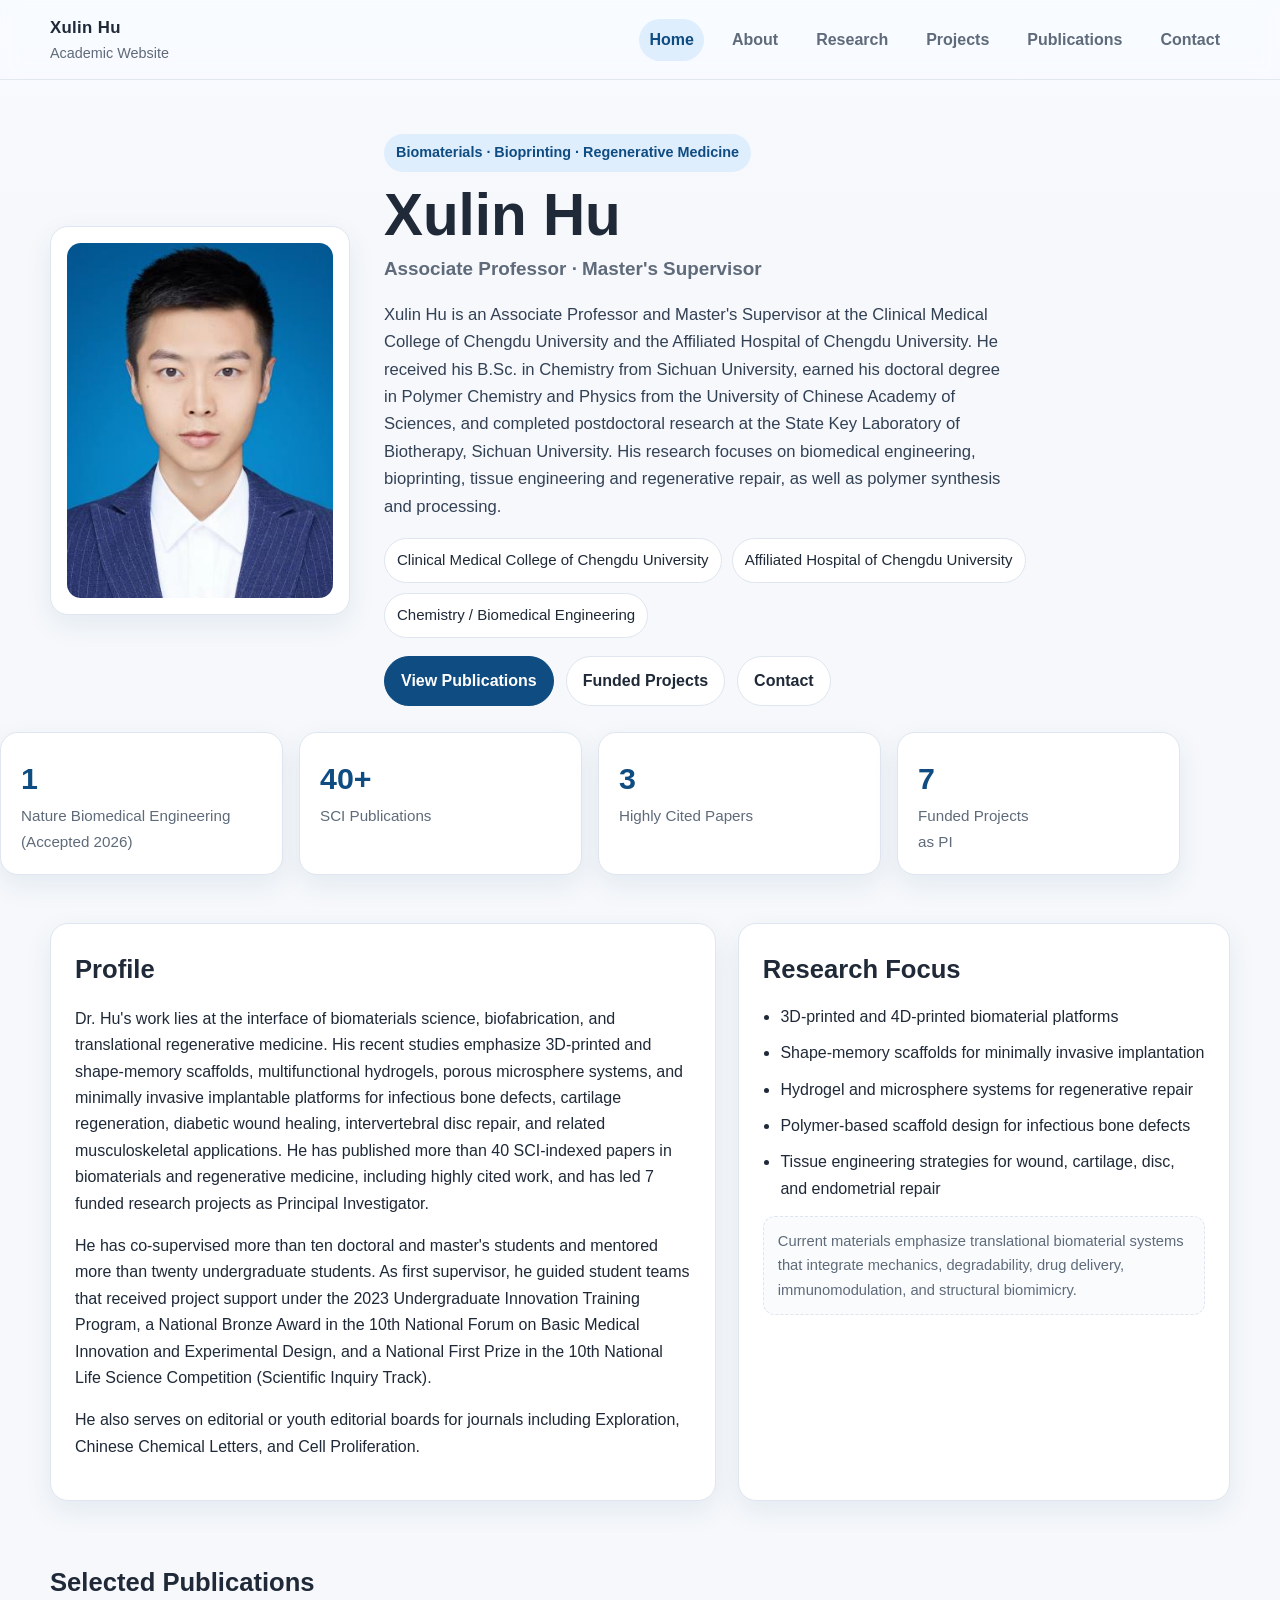
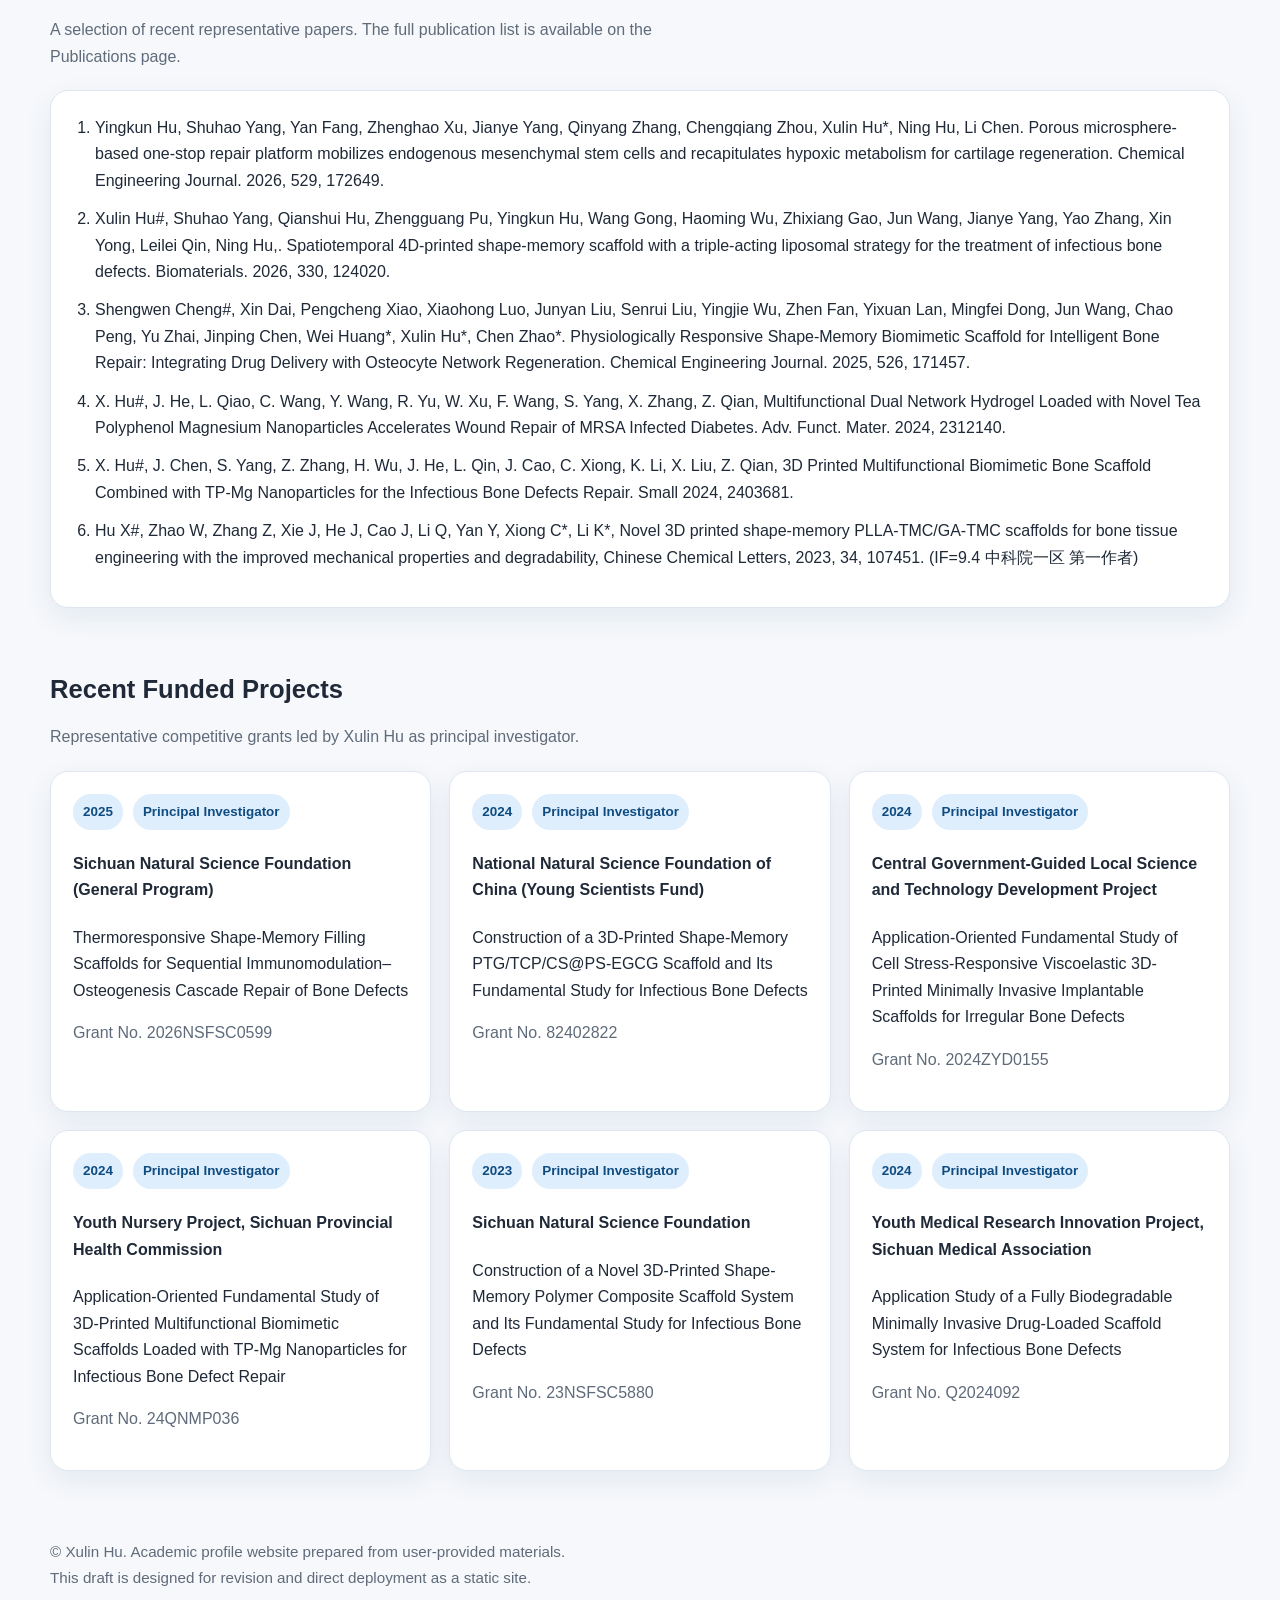
<file: index.html>
<!DOCTYPE html>
<html lang="en">
<head>
  <meta charset="UTF-8" />
  <meta name="viewport" content="width=device-width, initial-scale=1.0" />
  <title>Xulin Hu | Academic Website</title>
  <meta name="description" content="Academic website of Xulin Hu, Associate Professor at Chengdu University." />
  <link rel="stylesheet" href="styles.css" />
</head>
<body>

<header class="site-header">
  <div class="container header-inner">
    <div class="brand">
      <a href="index.html">
        <div class="name">Xulin Hu</div>
        <div class="sub">Academic Website</div>
      </a>
    </div>
    <nav class="nav" aria-label="Primary">
      <a href="index.html" class="active">Home</a>
<a href="about.html" class="">About</a>
<a href="research.html" class="">Research</a>
<a href="projects.html" class="">Projects</a>
<a href="publications.html" class="">Publications</a>
<a href="contact.html" class="">Contact</a>
    </nav>
  </div>
</header>

<main>
  <section class="hero">
    <div class="container hero-grid">
      <div class="card photo-card">
        <img src="assets/headshot.jpg" alt="Portrait of Xulin Hu" />
      </div>
      <div class="hero-copy">
        <span class="eyebrow">Biomaterials · Bioprinting · Regenerative Medicine</span>
        <h1>Xulin Hu</h1>
        <h2>Associate Professor · Master's Supervisor</h2>
        <p class="lead">Xulin Hu is an Associate Professor and Master&#x27;s Supervisor at the Clinical Medical College of Chengdu University and the Affiliated Hospital of Chengdu University. He received his B.Sc. in Chemistry from Sichuan University, earned his doctoral degree in Polymer Chemistry and Physics from the University of Chinese Academy of Sciences, and completed postdoctoral research at the State Key Laboratory of Biotherapy, Sichuan University. His research focuses on biomedical engineering, bioprinting, tissue engineering and regenerative repair, as well as polymer synthesis and processing.</p>
        <div class="meta-list">
          <span class="meta-pill">Clinical Medical College of Chengdu University</span>
          <span class="meta-pill">Affiliated Hospital of Chengdu University</span>
          <span class="meta-pill">Chemistry / Biomedical Engineering</span>
        </div>
        <div class="cta">
          <a class="btn primary" href="publications.html">View Publications</a>
          <a class="btn" href="projects.html">Funded Projects</a>
          <a class="btn" href="contact.html">Contact</a>
        </div>
      </div>
    </div>
    <div class="container stats">
      <div class="card stat"><div class="stat-num">1</div><div class="stat-label">Nature Biomedical Engineering<br>(Accepted 2026)</div></div>
      <div class="card stat"><div class="stat-num">40+</div><div class="stat-label">SCI Publications</div></div>
      <div class="card stat"><div class="stat-num">3</div><div class="stat-label">Highly Cited Papers</div></div>
      <div class="card stat"><div class="stat-num">7</div><div class="stat-label">Funded Projects<br>as PI</div></div>
    </div>
  </section>

  <section class="section">
    <div class="container grid-2">
      <div class="card panel">
        <h3>Profile</h3>
        <p>Dr. Hu&#x27;s work lies at the interface of biomaterials science, biofabrication, and translational regenerative medicine. His recent studies emphasize 3D-printed and shape-memory scaffolds, multifunctional hydrogels, porous microsphere systems, and minimally invasive implantable platforms for infectious bone defects, cartilage regeneration, diabetic wound healing, intervertebral disc repair, and related musculoskeletal applications. He has published more than 40 SCI-indexed papers in biomaterials and regenerative medicine, including highly cited work, and has led 7 funded research projects as Principal Investigator.</p>
        <p>He has co-supervised more than ten doctoral and master&#x27;s students and mentored more than twenty undergraduate students. As first supervisor, he guided student teams that received project support under the 2023 Undergraduate Innovation Training Program, a National Bronze Award in the 10th National Forum on Basic Medical Innovation and Experimental Design, and a National First Prize in the 10th National Life Science Competition (Scientific Inquiry Track).</p>
        <p>He also serves on editorial or youth editorial boards for journals including Exploration, Chinese Chemical Letters, and Cell Proliferation.</p>
      </div>
      <div class="card panel">
        <h3>Research Focus</h3>
        <ul class="list-clean">
          <li>3D-printed and 4D-printed biomaterial platforms</li>
          <li>Shape-memory scaffolds for minimally invasive implantation</li>
          <li>Hydrogel and microsphere systems for regenerative repair</li>
          <li>Polymer-based scaffold design for infectious bone defects</li>
          <li>Tissue engineering strategies for wound, cartilage, disc, and endometrial repair</li>
        </ul>
        <div class="notice" style="margin-top:14px;">
          Current materials emphasize translational biomaterial systems that integrate mechanics, degradability, drug delivery, immunomodulation, and structural biomimicry.
        </div>
      </div>
    </div>
  </section>

  <section class="section">
    <div class="container">
      <h3>Selected Publications</h3>
      <p class="section-intro">A selection of recent representative papers. The full publication list is available on the Publications page.</p>
      <div class="card panel">
        <ol class="pub-list">
          <li>Yingkun Hu, Shuhao Yang, Yan Fang, Zhenghao Xu, Jianye Yang, Qinyang Zhang, Chengqiang Zhou, Xulin Hu*, Ning Hu, Li Chen. Porous microsphere-based one-stop repair platform mobilizes endogenous mesenchymal stem cells and recapitulates hypoxic metabolism for cartilage regeneration. Chemical Engineering Journal. 2026, 529, 172649.</li><li>Xulin Hu#, Shuhao Yang, Qianshui Hu, Zhengguang Pu, Yingkun Hu, Wang Gong, Haoming Wu, Zhixiang Gao, Jun Wang, Jianye Yang, Yao Zhang, Xin Yong, Leilei Qin, Ning Hu,. Spatiotemporal 4D-printed shape-memory scaffold with a triple-acting liposomal strategy for the treatment of infectious bone defects. Biomaterials. 2026, 330, 124020.</li><li>Shengwen Cheng#, Xin Dai, Pengcheng Xiao, Xiaohong Luo, Junyan Liu, Senrui Liu, Yingjie Wu, Zhen Fan, Yixuan Lan, Mingfei Dong, Jun Wang, Chao Peng, Yu Zhai, Jinping Chen, Wei Huang*, Xulin Hu*, Chen Zhao*. Physiologically Responsive Shape-Memory Biomimetic Scaffold for Intelligent Bone Repair: Integrating Drug Delivery with Osteocyte Network Regeneration. Chemical Engineering Journal. 2025, 526, 171457.</li><li>X. Hu#, J. He, L. Qiao, C. Wang, Y. Wang, R. Yu, W. Xu, F. Wang, S. Yang, X. Zhang, Z. Qian, Multifunctional Dual Network Hydrogel Loaded with Novel Tea Polyphenol Magnesium Nanoparticles Accelerates Wound Repair of MRSA Infected Diabetes. Adv. Funct. Mater. 2024, 2312140.</li><li>X. Hu#, J. Chen, S. Yang, Z. Zhang, H. Wu, J. He, L. Qin, J. Cao, C. Xiong, K. Li, X. Liu, Z. Qian, 3D Printed Multifunctional Biomimetic Bone Scaffold Combined with TP-Mg Nanoparticles for the Infectious Bone Defects Repair. Small 2024, 2403681. </li><li>Hu X#, Zhao W, Zhang Z, Xie J, He J, Cao J, Li Q, Yan Y, Xiong C*, Li K*, Novel 3D printed shape-memory PLLA-TMC/GA-TMC scaffolds for bone tissue engineering with the improved mechanical properties and degradability, Chinese Chemical Letters, 2023, 34, 107451. (IF=9.4 中科院一区 第一作者)</li>
        </ol>
      </div>
    </div>
  </section>

  <section class="section">
    <div class="container">
      <h3>Recent Funded Projects</h3>
      <p class="section-intro">Representative competitive grants led by Xulin Hu as principal investigator.</p>
      <div class="grid-3">
        
        <article class="card project-card">
          <div class="project-meta">
            <span class="badge">2025</span>
            <span class="badge">Principal Investigator</span>
          </div>
          <h4>Sichuan Natural Science Foundation (General Program)</h4>
          <p>Thermoresponsive Shape-Memory Filling Scaffolds for Sequential Immunomodulation–Osteogenesis Cascade Repair of Bone Defects</p>
          <p class="muted">Grant No. 2026NSFSC0599</p>
        </article>
        
        <article class="card project-card">
          <div class="project-meta">
            <span class="badge">2024</span>
            <span class="badge">Principal Investigator</span>
          </div>
          <h4>National Natural Science Foundation of China (Young Scientists Fund)</h4>
          <p>Construction of a 3D-Printed Shape-Memory PTG/TCP/CS@PS-EGCG Scaffold and Its Fundamental Study for Infectious Bone Defects</p>
          <p class="muted">Grant No. 82402822</p>
        </article>
        
        <article class="card project-card">
          <div class="project-meta">
            <span class="badge">2024</span>
            <span class="badge">Principal Investigator</span>
          </div>
          <h4>Central Government-Guided Local Science and Technology Development Project</h4>
          <p>Application-Oriented Fundamental Study of Cell Stress-Responsive Viscoelastic 3D-Printed Minimally Invasive Implantable Scaffolds for Irregular Bone Defects</p>
          <p class="muted">Grant No. 2024ZYD0155</p>
        </article>
        
        <article class="card project-card">
          <div class="project-meta">
            <span class="badge">2024</span>
            <span class="badge">Principal Investigator</span>
          </div>
          <h4>Youth Nursery Project, Sichuan Provincial Health Commission</h4>
          <p>Application-Oriented Fundamental Study of 3D-Printed Multifunctional Biomimetic Scaffolds Loaded with TP-Mg Nanoparticles for Infectious Bone Defect Repair</p>
          <p class="muted">Grant No. 24QNMP036</p>
        </article>
        
        <article class="card project-card">
          <div class="project-meta">
            <span class="badge">2023</span>
            <span class="badge">Principal Investigator</span>
          </div>
          <h4>Sichuan Natural Science Foundation</h4>
          <p>Construction of a Novel 3D-Printed Shape-Memory Polymer Composite Scaffold System and Its Fundamental Study for Infectious Bone Defects</p>
          <p class="muted">Grant No. 23NSFSC5880</p>
        </article>
        
        <article class="card project-card">
          <div class="project-meta">
            <span class="badge">2024</span>
            <span class="badge">Principal Investigator</span>
          </div>
          <h4>Youth Medical Research Innovation Project, Sichuan Medical Association</h4>
          <p>Application Study of a Fully Biodegradable Minimally Invasive Drug-Loaded Scaffold System for Infectious Bone Defects</p>
          <p class="muted">Grant No. Q2024092</p>
        </article>
        
      </div>
    </div>
  </section>
</main>

<footer class="footer">
  <div class="container">
    <div>© Xulin Hu. Academic profile website prepared from user-provided materials.</div>
    <div>This draft is designed for revision and direct deployment as a static site.</div>
  </div>
</footer>

</body>
</html>
</file>
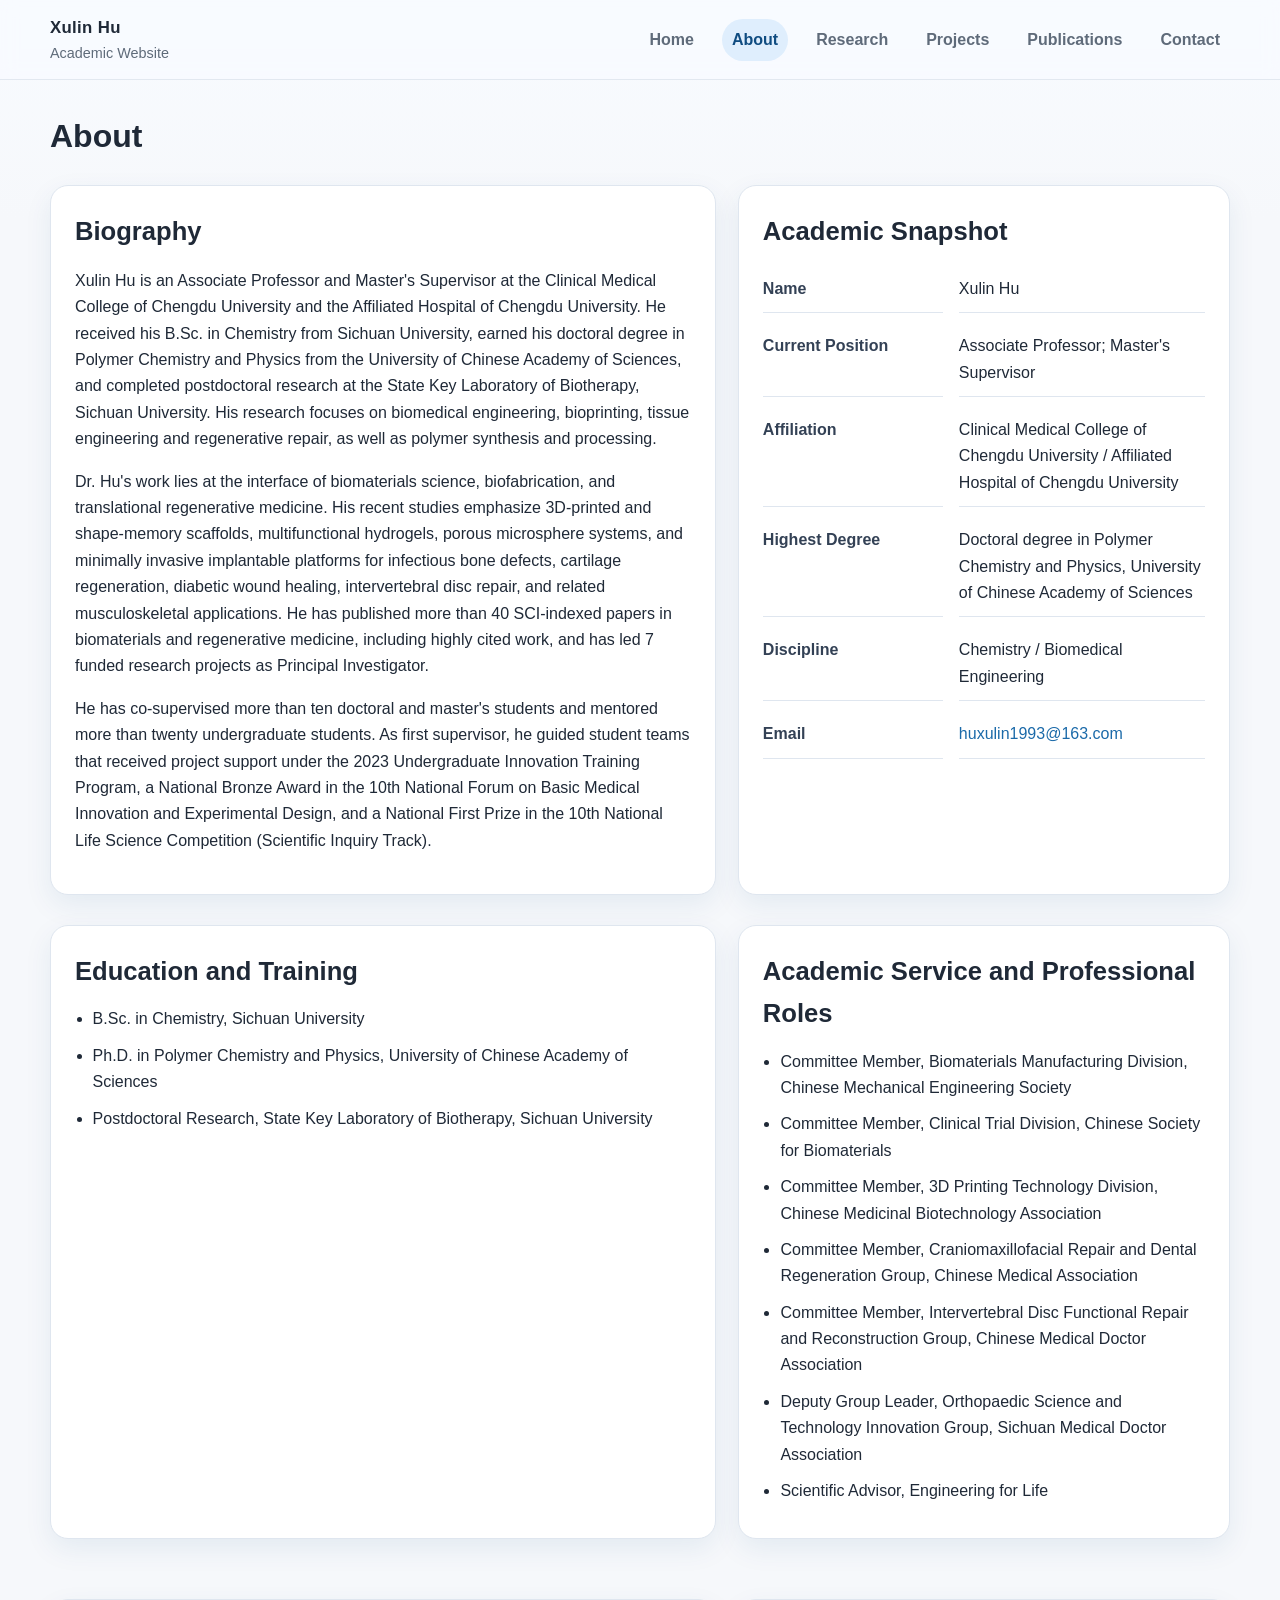
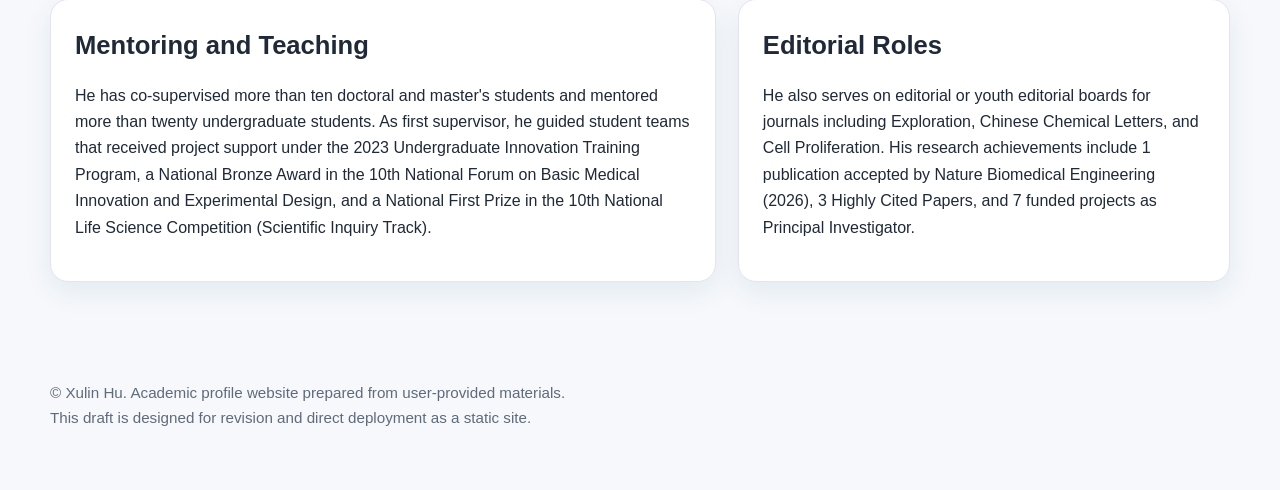
<file: about.html>
<!DOCTYPE html>
<html lang="en">
<head>
  <meta charset="UTF-8" />
  <meta name="viewport" content="width=device-width, initial-scale=1.0" />
  <title>About | Xulin Hu</title>
  <link rel="stylesheet" href="styles.css" />
</head>
<body>

<header class="site-header">
  <div class="container header-inner">
    <div class="brand">
      <a href="index.html">
        <div class="name">Xulin Hu</div>
        <div class="sub">Academic Website</div>
      </a>
    </div>
    <nav class="nav" aria-label="Primary">
      <a href="index.html" class="">Home</a>
<a href="about.html" class="active">About</a>
<a href="research.html" class="">Research</a>
<a href="projects.html" class="">Projects</a>
<a href="publications.html" class="">Publications</a>
<a href="contact.html" class="">Contact</a>
    </nav>
  </div>
</header>

<main class="section">
  <div class="container">
    <h1 style="margin-top:0;">About</h1>
    <div class="grid-2">
      <div class="card panel">
        <h3>Biography</h3>
        <p>Xulin Hu is an Associate Professor and Master&#x27;s Supervisor at the Clinical Medical College of Chengdu University and the Affiliated Hospital of Chengdu University. He received his B.Sc. in Chemistry from Sichuan University, earned his doctoral degree in Polymer Chemistry and Physics from the University of Chinese Academy of Sciences, and completed postdoctoral research at the State Key Laboratory of Biotherapy, Sichuan University. His research focuses on biomedical engineering, bioprinting, tissue engineering and regenerative repair, as well as polymer synthesis and processing.</p>
        <p>Dr. Hu&#x27;s work lies at the interface of biomaterials science, biofabrication, and translational regenerative medicine. His recent studies emphasize 3D-printed and shape-memory scaffolds, multifunctional hydrogels, porous microsphere systems, and minimally invasive implantable platforms for infectious bone defects, cartilage regeneration, diabetic wound healing, intervertebral disc repair, and related musculoskeletal applications. He has published more than 40 SCI-indexed papers in biomaterials and regenerative medicine, including highly cited work, and has led 7 funded research projects as Principal Investigator.</p>
        <p>He has co-supervised more than ten doctoral and master&#x27;s students and mentored more than twenty undergraduate students. As first supervisor, he guided student teams that received project support under the 2023 Undergraduate Innovation Training Program, a National Bronze Award in the 10th National Forum on Basic Medical Innovation and Experimental Design, and a National First Prize in the 10th National Life Science Competition (Scientific Inquiry Track).</p>
      </div>
      <div class="card panel">
        <h3>Academic Snapshot</h3>
        <div class="kv">
          <div class="k">Name</div><div>Xulin Hu</div>
          <div class="k">Current Position</div><div>Associate Professor; Master's Supervisor</div>
          <div class="k">Affiliation</div><div>Clinical Medical College of Chengdu University / Affiliated Hospital of Chengdu University</div>
          <div class="k">Highest Degree</div><div>Doctoral degree in Polymer Chemistry and Physics, University of Chinese Academy of Sciences</div>
          <div class="k">Discipline</div><div>Chemistry / Biomedical Engineering</div>
          <div class="k">Email</div><div><a href="mailto:huxulin1993@163.com">huxulin1993@163.com</a></div>
        </div>
      </div>
    </div>

    <div class="section">
      <div class="grid-2">
        <div class="card panel">
          <h3>Education and Training</h3>
          <ul class="list-clean">
            <li>B.Sc. in Chemistry, Sichuan University</li>
            <li>Ph.D. in Polymer Chemistry and Physics, University of Chinese Academy of Sciences</li>
            <li>Postdoctoral Research, State Key Laboratory of Biotherapy, Sichuan University</li>
          </ul>
        </div>
        <div class="card panel">
          <h3>Academic Service and Professional Roles</h3>
          <ul class="list-clean">
            <li>Committee Member, Biomaterials Manufacturing Division, Chinese Mechanical Engineering Society</li><li>Committee Member, Clinical Trial Division, Chinese Society for Biomaterials</li><li>Committee Member, 3D Printing Technology Division, Chinese Medicinal Biotechnology Association</li><li>Committee Member, Craniomaxillofacial Repair and Dental Regeneration Group, Chinese Medical Association</li><li>Committee Member, Intervertebral Disc Functional Repair and Reconstruction Group, Chinese Medical Doctor Association</li><li>Deputy Group Leader, Orthopaedic Science and Technology Innovation Group, Sichuan Medical Doctor Association</li><li>Scientific Advisor, Engineering for Life</li>
          </ul>
        </div>
      </div>
    </div>

    <div class="section">
      <div class="grid-2">
        <div class="card panel">
          <h3>Mentoring and Teaching</h3>
          <p>He has co-supervised more than ten doctoral and master&#x27;s students and mentored more than twenty undergraduate students. As first supervisor, he guided student teams that received project support under the 2023 Undergraduate Innovation Training Program, a National Bronze Award in the 10th National Forum on Basic Medical Innovation and Experimental Design, and a National First Prize in the 10th National Life Science Competition (Scientific Inquiry Track).</p>
        </div>
        <div class="card panel">
          <h3>Editorial Roles</h3>
          <p>He also serves on editorial or youth editorial boards for journals including Exploration, Chinese Chemical Letters, and Cell Proliferation. His research achievements include 1 publication accepted by Nature Biomedical Engineering (2026), 3 Highly Cited Papers, and 7 funded projects as Principal Investigator.</p>
        </div>
      </div>
    </div>
  </div>
</main>

<footer class="footer">
  <div class="container">
    <div>© Xulin Hu. Academic profile website prepared from user-provided materials.</div>
    <div>This draft is designed for revision and direct deployment as a static site.</div>
  </div>
</footer>

</body>
</html>
</file>
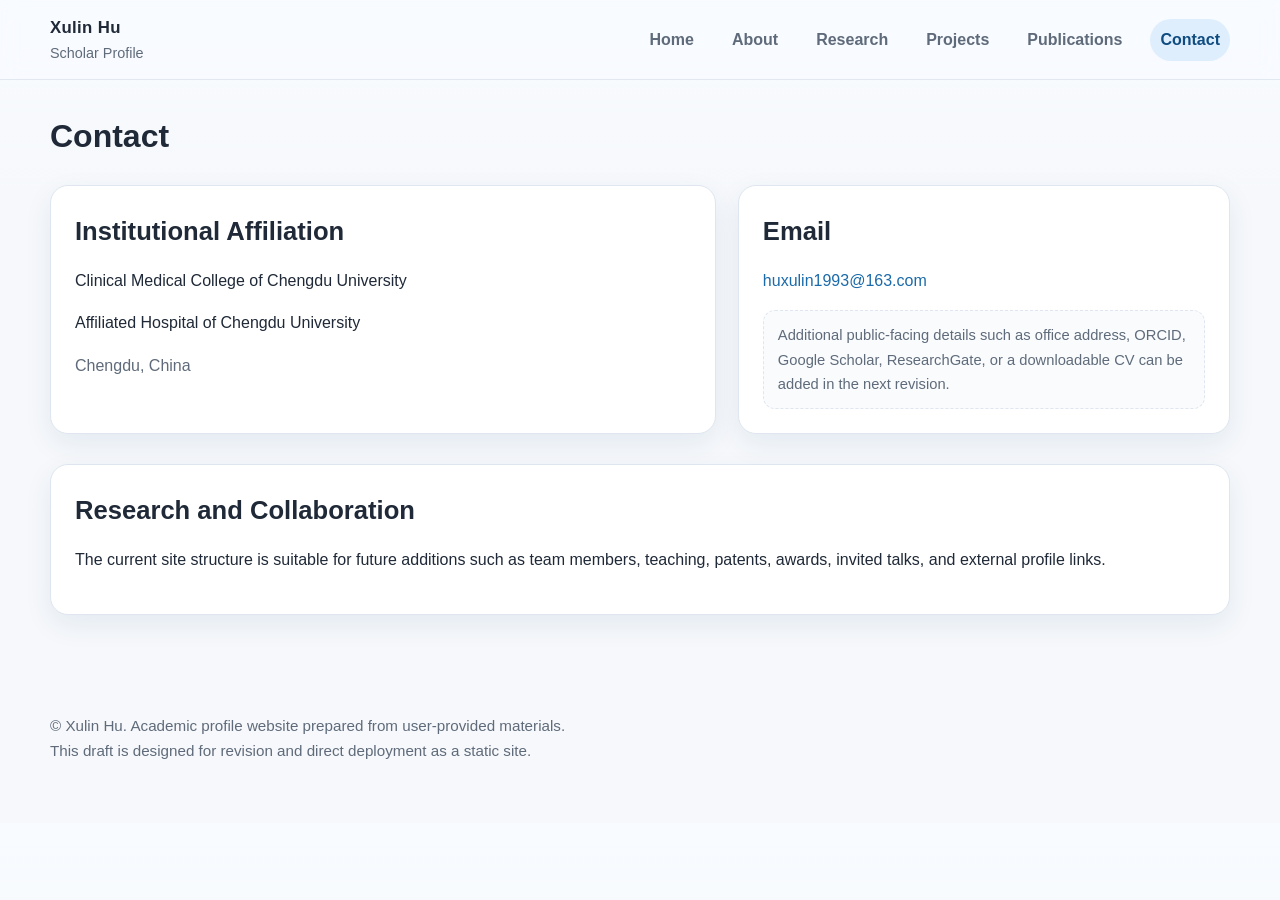
<file: contact.html>
<!DOCTYPE html>
<html lang="en">
<head>
  <meta charset="UTF-8" />
  <meta name="viewport" content="width=device-width, initial-scale=1.0" />
  <title>Xulin Hu | Contact</title>
  <link rel="stylesheet" href="styles.css" />
</head>
<body>

<header class="site-header">
  <div class="container header-inner">
    <div class="brand">
      <a href="index.html">
        <div class="name">Xulin Hu</div>
        <div class="sub">Scholar Profile</div>
      </a>
    </div>
    <nav class="nav" aria-label="Primary">
      <a href="index.html" class="">Home</a>
<a href="about.html" class="">About</a>
<a href="research.html" class="">Research</a>
<a href="projects.html" class="">Projects</a>
<a href="publications.html" class="">Publications</a>
<a href="contact.html" class="active">Contact</a>
    </nav>
  </div>
</header>

<main class="section">
  <div class="container">
    <h1 style="margin-top:0;">Contact</h1>
    <div class="grid-2">
      <div class="card panel">
        <h3>Institutional Affiliation</h3>
        <p>Clinical Medical College of Chengdu University</p>
        <p>Affiliated Hospital of Chengdu University</p>
        <p class="muted">Chengdu, China</p>
      </div>
      <div class="card panel">
        <h3>Email</h3>
        <p><a href="mailto:huxulin1993@163.com">huxulin1993@163.com</a></p>
        <div class="notice">
          Additional public-facing details such as office address, ORCID, Google Scholar, ResearchGate, or a downloadable CV can be added in the next revision.
        </div>
      </div>
    </div>

    <div class="section">
      <div class="card panel">
        <h3>Research and Collaboration</h3>
        <p>
          The current site structure is suitable for future additions such as team members, teaching, patents, awards, invited talks,
          and external profile links.
        </p>
      </div>
    </div>
  </div>
</main>

<footer class="footer">
  <div class="container">
    <div>© Xulin Hu. Academic profile website prepared from user-provided materials.</div>
    <div>This draft is designed for revision and direct deployment as a static site.</div>
  </div>
</footer>

</body>
</html>
</file>
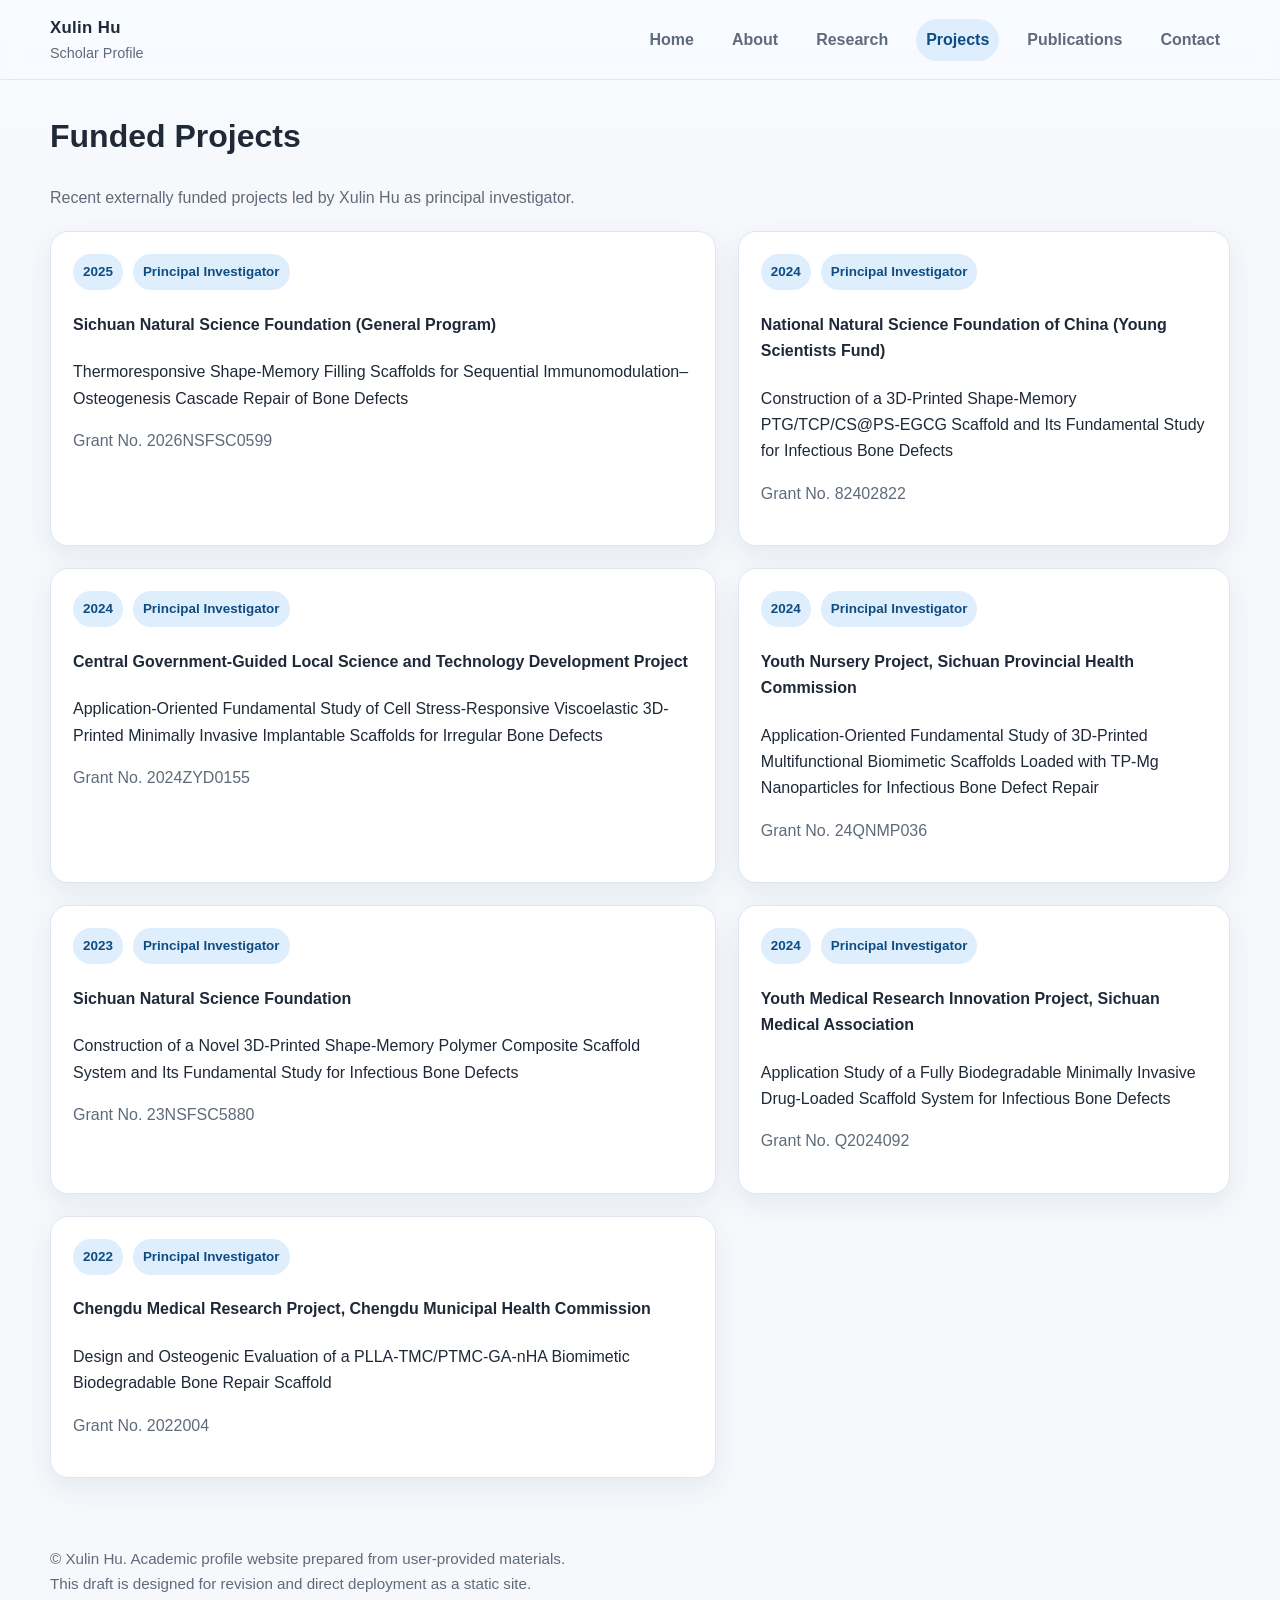
<file: projects.html>
<!DOCTYPE html>
<html lang="en">
<head>
  <meta charset="UTF-8" />
  <meta name="viewport" content="width=device-width, initial-scale=1.0" />
  <title>Xulin Hu | Projects</title>
  <link rel="stylesheet" href="styles.css" />
</head>
<body>

<header class="site-header">
  <div class="container header-inner">
    <div class="brand">
      <a href="index.html">
        <div class="name">Xulin Hu</div>
        <div class="sub">Scholar Profile</div>
      </a>
    </div>
    <nav class="nav" aria-label="Primary">
      <a href="index.html" class="">Home</a>
<a href="about.html" class="">About</a>
<a href="research.html" class="">Research</a>
<a href="projects.html" class="active">Projects</a>
<a href="publications.html" class="">Publications</a>
<a href="contact.html" class="">Contact</a>
    </nav>
  </div>
</header>

<main class="section">
  <div class="container">
    <h1 style="margin-top:0;">Funded Projects</h1>
    <p class="section-intro">Recent externally funded projects led by Xulin Hu as principal investigator.</p>
    <div class="grid-2">
      
      <article class="card project-card">
        <div class="project-meta">
          <span class="badge">2025</span>
          <span class="badge">Principal Investigator</span>
        </div>
        <h4>Sichuan Natural Science Foundation (General Program)</h4>
        <p>Thermoresponsive Shape-Memory Filling Scaffolds for Sequential Immunomodulation–Osteogenesis Cascade Repair of Bone Defects</p>
        <p class="muted">Grant No. 2026NSFSC0599</p>
      </article>
      
      <article class="card project-card">
        <div class="project-meta">
          <span class="badge">2024</span>
          <span class="badge">Principal Investigator</span>
        </div>
        <h4>National Natural Science Foundation of China (Young Scientists Fund)</h4>
        <p>Construction of a 3D-Printed Shape-Memory PTG/TCP/CS@PS-EGCG Scaffold and Its Fundamental Study for Infectious Bone Defects</p>
        <p class="muted">Grant No. 82402822</p>
      </article>
      
      <article class="card project-card">
        <div class="project-meta">
          <span class="badge">2024</span>
          <span class="badge">Principal Investigator</span>
        </div>
        <h4>Central Government-Guided Local Science and Technology Development Project</h4>
        <p>Application-Oriented Fundamental Study of Cell Stress-Responsive Viscoelastic 3D-Printed Minimally Invasive Implantable Scaffolds for Irregular Bone Defects</p>
        <p class="muted">Grant No. 2024ZYD0155</p>
      </article>
      
      <article class="card project-card">
        <div class="project-meta">
          <span class="badge">2024</span>
          <span class="badge">Principal Investigator</span>
        </div>
        <h4>Youth Nursery Project, Sichuan Provincial Health Commission</h4>
        <p>Application-Oriented Fundamental Study of 3D-Printed Multifunctional Biomimetic Scaffolds Loaded with TP-Mg Nanoparticles for Infectious Bone Defect Repair</p>
        <p class="muted">Grant No. 24QNMP036</p>
      </article>
      
      <article class="card project-card">
        <div class="project-meta">
          <span class="badge">2023</span>
          <span class="badge">Principal Investigator</span>
        </div>
        <h4>Sichuan Natural Science Foundation</h4>
        <p>Construction of a Novel 3D-Printed Shape-Memory Polymer Composite Scaffold System and Its Fundamental Study for Infectious Bone Defects</p>
        <p class="muted">Grant No. 23NSFSC5880</p>
      </article>
      
      <article class="card project-card">
        <div class="project-meta">
          <span class="badge">2024</span>
          <span class="badge">Principal Investigator</span>
        </div>
        <h4>Youth Medical Research Innovation Project, Sichuan Medical Association</h4>
        <p>Application Study of a Fully Biodegradable Minimally Invasive Drug-Loaded Scaffold System for Infectious Bone Defects</p>
        <p class="muted">Grant No. Q2024092</p>
      </article>
      
      <article class="card project-card">
        <div class="project-meta">
          <span class="badge">2022</span>
          <span class="badge">Principal Investigator</span>
        </div>
        <h4>Chengdu Medical Research Project, Chengdu Municipal Health Commission</h4>
        <p>Design and Osteogenic Evaluation of a PLLA-TMC/PTMC-GA-nHA Biomimetic Biodegradable Bone Repair Scaffold</p>
        <p class="muted">Grant No. 2022004</p>
      </article>
      
    </div>
  </div>
</main>

<footer class="footer">
  <div class="container">
    <div>© Xulin Hu. Academic profile website prepared from user-provided materials.</div>
    <div>This draft is designed for revision and direct deployment as a static site.</div>
  </div>
</footer>

</body>
</html>
</file>
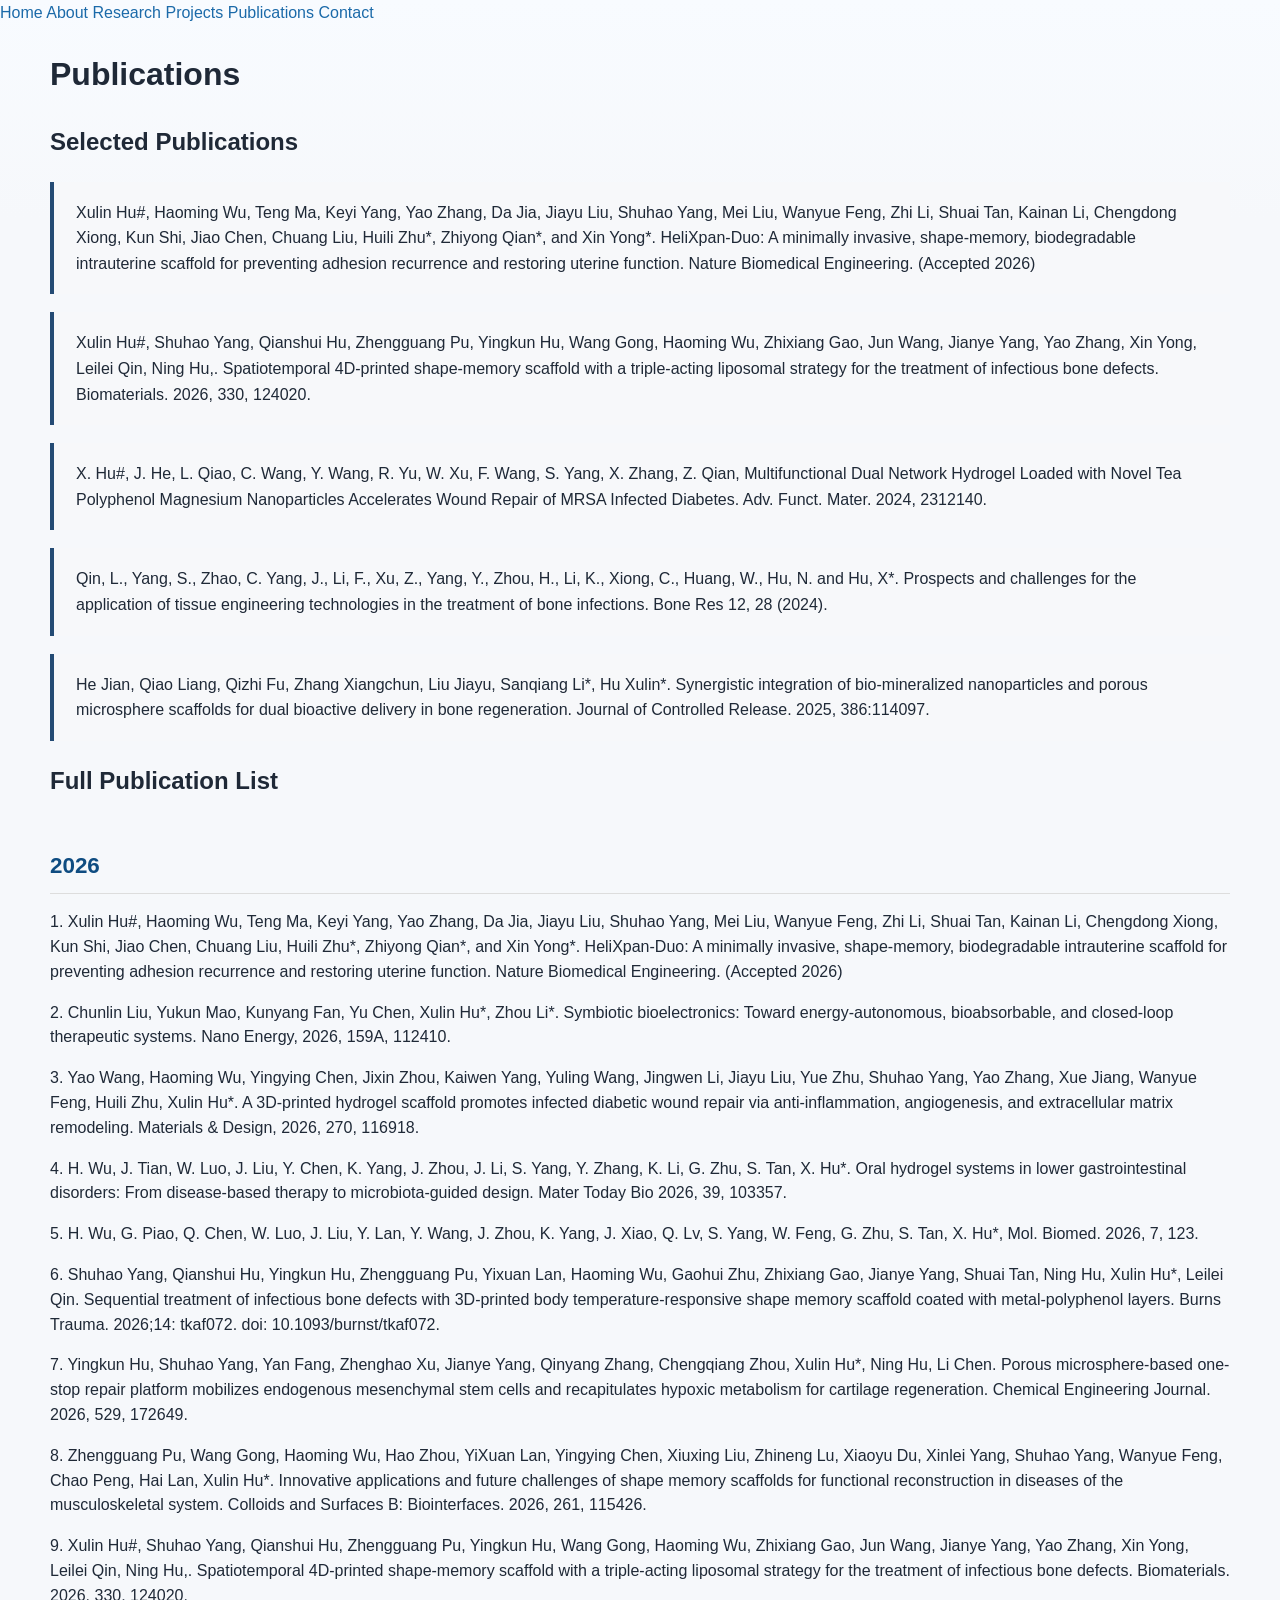
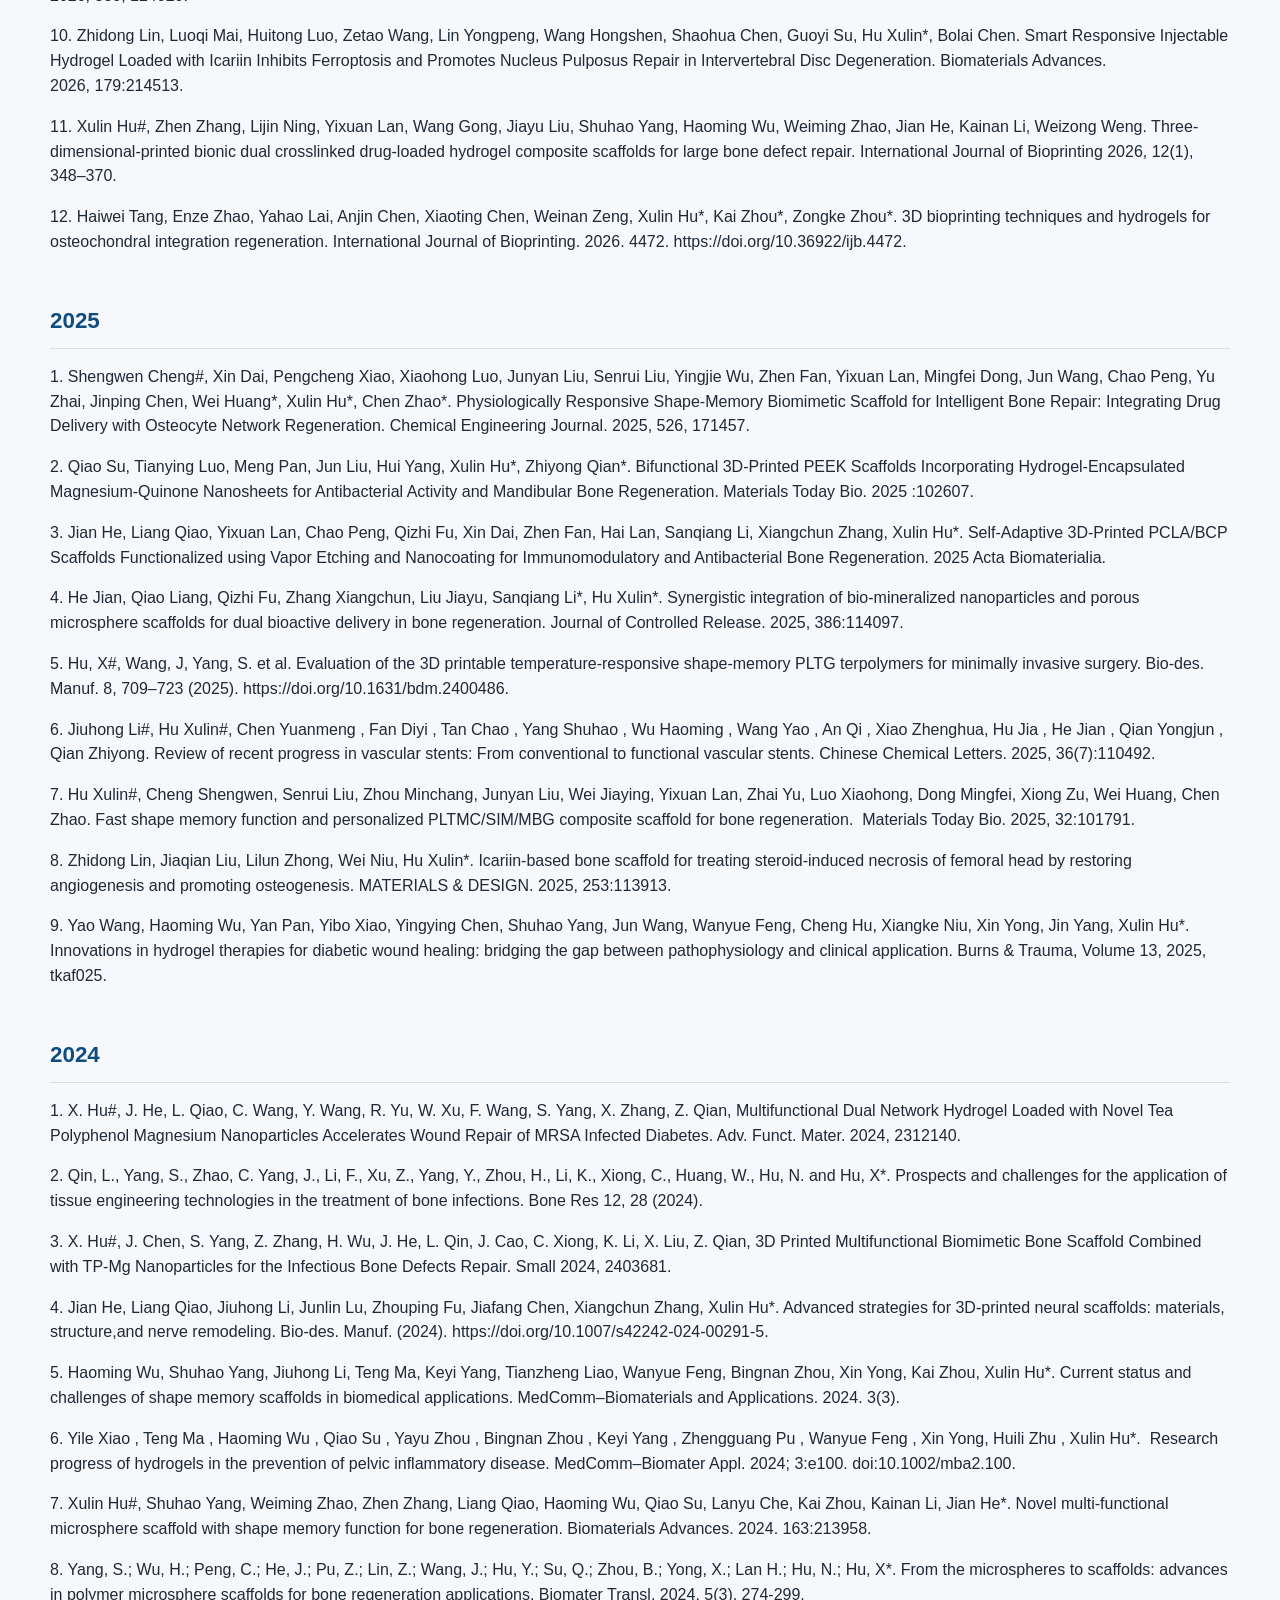
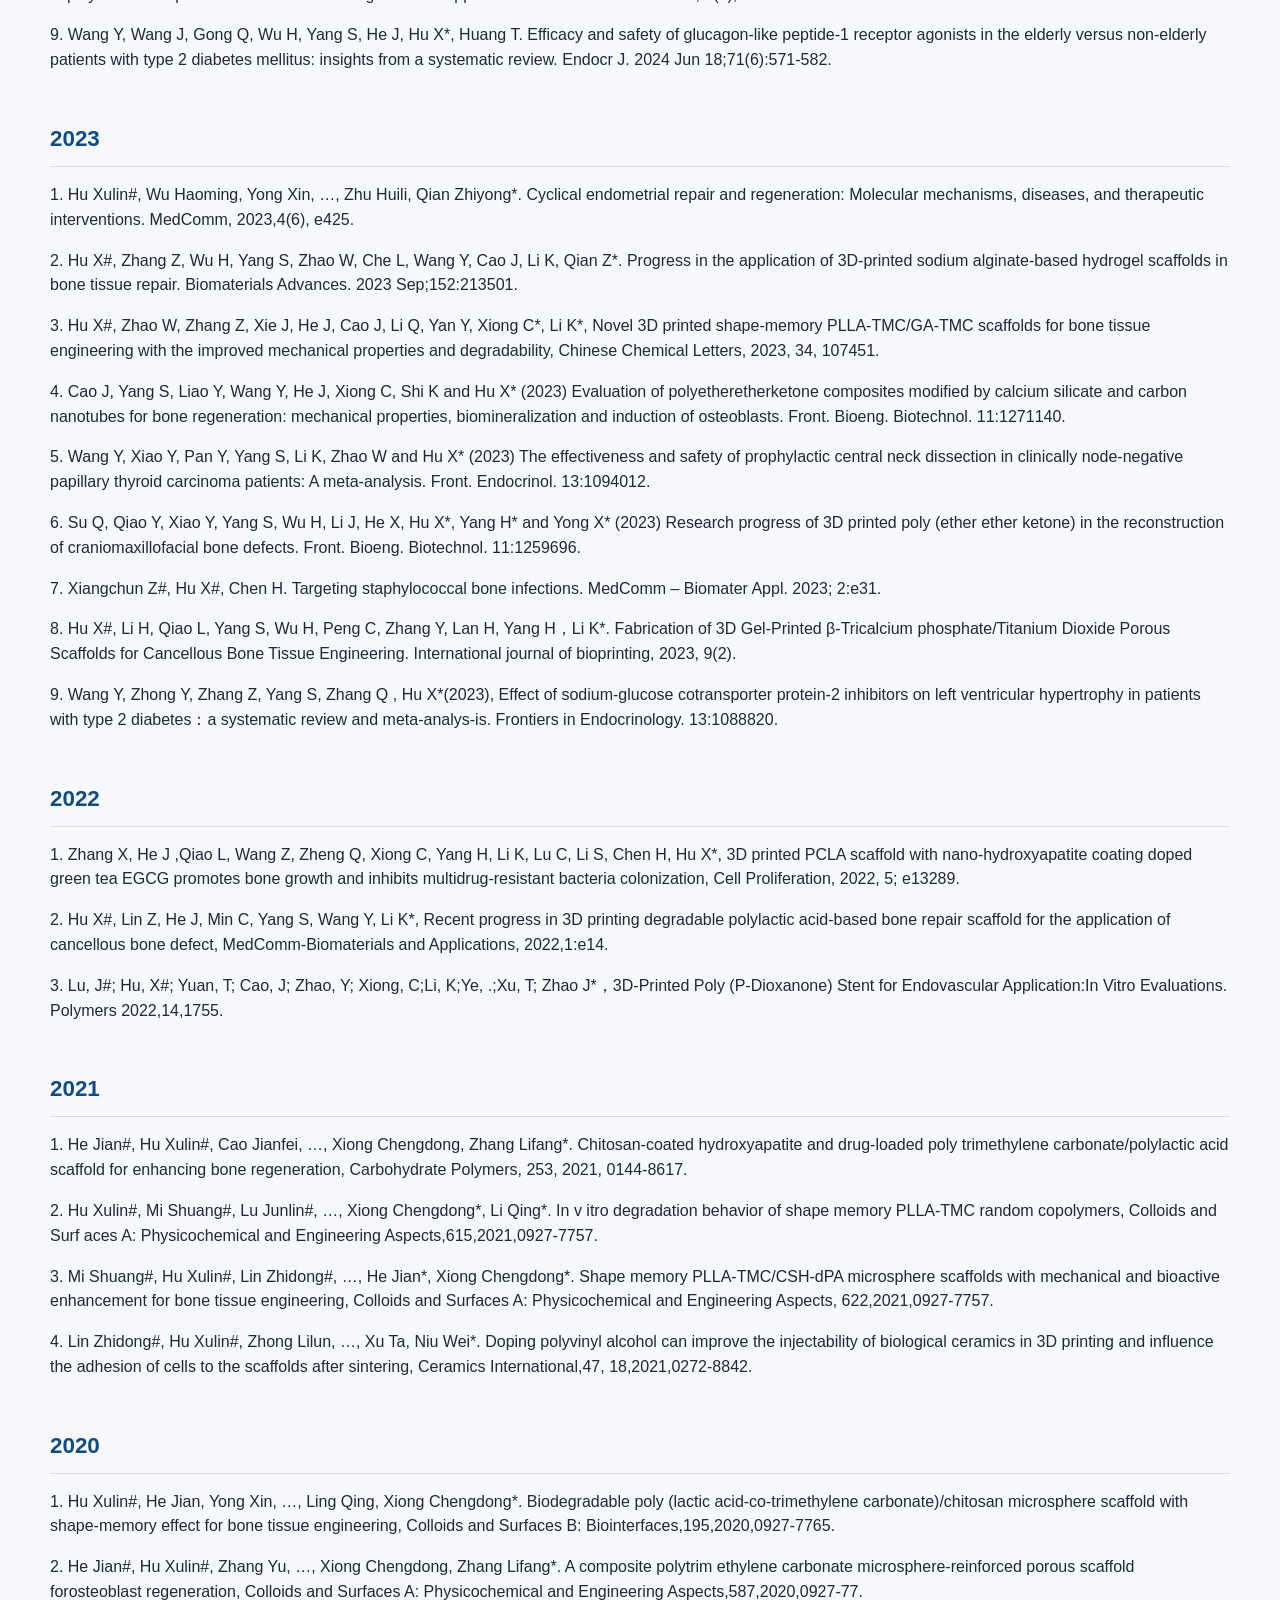
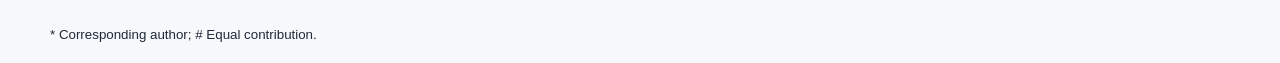
<file: publications.html>
<!DOCTYPE html>
<html lang="en">
<head>
<meta charset="UTF-8">
<meta name="viewport" content="width=device-width, initial-scale=1.0">
<title>Publications | Xulin Hu</title>
<link rel="stylesheet" href="styles.css">
<style>
.pub-card{
padding:18px 22px;
margin:18px 0;
background:#f7f8fa;
border-left:4px solid #244b74;
line-height:1.6;
}
.year-title{
margin-top:40px;
padding-bottom:8px;
border-bottom:1px solid #ddd;
}
.pub-item{
margin:16px 0;
line-height:1.55;
}
</style>
</head>
<body>

<header>
<nav>
<a href="index.html">Home</a>
<a href="about.html">About</a>
<a href="research.html">Research</a>
<a href="projects.html">Projects</a>
<a href="publications.html">Publications</a>
<a href="contact.html">Contact</a>
</nav>
</header>

<main class="container">
<h1>Publications</h1>

<h2>Selected Publications</h2>
<div class="pub-card">Xulin Hu#, Haoming Wu, Teng Ma, Keyi Yang, Yao Zhang, Da Jia, Jiayu Liu, Shuhao Yang, Mei Liu, Wanyue Feng, Zhi Li, Shuai Tan, Kainan Li, Chengdong Xiong, Kun Shi, Jiao Chen, Chuang Liu, Huili Zhu*, Zhiyong Qian*, and Xin Yong*. HeliXpan-Duo: A minimally invasive, shape-memory, biodegradable intrauterine scaffold for preventing adhesion recurrence and restoring uterine function. Nature Biomedical Engineering. (Accepted 2026)</div>
<div class="pub-card">Xulin Hu#, Shuhao Yang, Qianshui Hu, Zhengguang Pu, Yingkun Hu, Wang Gong, Haoming Wu, Zhixiang Gao, Jun Wang, Jianye Yang, Yao Zhang, Xin Yong, Leilei Qin, Ning Hu,. Spatiotemporal 4D-printed shape-memory scaffold with a triple-acting liposomal strategy for the treatment of infectious bone defects. Biomaterials. 2026, 330, 124020.</div>
<div class="pub-card">X. Hu#, J. He, L. Qiao, C. Wang, Y. Wang, R. Yu, W. Xu, F. Wang, S. Yang, X. Zhang, Z. Qian, Multifunctional Dual Network Hydrogel Loaded with Novel Tea Polyphenol Magnesium Nanoparticles Accelerates Wound Repair of MRSA Infected Diabetes. Adv. Funct. Mater. 2024, 2312140.</div>
<div class="pub-card">Qin, L., Yang, S., Zhao, C. Yang, J., Li, F., Xu, Z., Yang, Y., Zhou, H., Li, K., Xiong, C., Huang, W., Hu, N. and Hu, X*. Prospects and challenges for the application of tissue engineering technologies in the treatment of bone infections. Bone Res 12, 28 (2024).</div>
<div class="pub-card">He Jian, Qiao Liang, Qizhi Fu, Zhang Xiangchun, Liu Jiayu, Sanqiang Li*, Hu Xulin*. Synergistic integration of bio-mineralized nanoparticles and porous microsphere scaffolds for dual bioactive delivery in bone regeneration. Journal of Controlled Release. 2025, 386:114097.</div>

<h2>Full Publication List</h2>
<h3 class="year-title">2026</h3>
<div class="pub-item">1. Xulin Hu#, Haoming Wu, Teng Ma, Keyi Yang, Yao Zhang, Da Jia, Jiayu Liu, Shuhao Yang, Mei Liu, Wanyue Feng, Zhi Li, Shuai Tan, Kainan Li, Chengdong Xiong, Kun Shi, Jiao Chen, Chuang Liu, Huili Zhu*, Zhiyong Qian*, and Xin Yong*. HeliXpan-Duo: A minimally invasive, shape-memory, biodegradable intrauterine scaffold for preventing adhesion recurrence and restoring uterine function. Nature Biomedical Engineering. (Accepted 2026)</div>
<div class="pub-item">2. Chunlin Liu, Yukun Mao, Kunyang Fan, Yu Chen, Xulin Hu*, Zhou Li*. Symbiotic bioelectronics: Toward energy‑autonomous, bioabsorbable, and closed‑loop therapeutic systems. Nano Energy, 2026, 159A, 112410.</div>
<div class="pub-item">3. Yao Wang, Haoming Wu, Yingying Chen, Jixin Zhou, Kaiwen Yang, Yuling Wang, Jingwen Li, Jiayu Liu, Yue Zhu, Shuhao Yang, Yao Zhang, Xue Jiang, Wanyue Feng, Huili Zhu, Xulin Hu*. A 3D-printed hydrogel scaffold promotes infected diabetic wound repair via anti-inflammation, angiogenesis, and extracellular matrix remodeling. Materials &amp; Design, 2026, 270, 116918.</div>
<div class="pub-item">4. H. Wu, J. Tian, W. Luo, J. Liu, Y. Chen, K. Yang, J. Zhou, J. Li, S. Yang, Y. Zhang, K. Li, G. Zhu, S. Tan, X. Hu*. Oral hydrogel systems in lower gastrointestinal disorders: From disease-based therapy to microbiota-guided design. Mater Today Bio 2026, 39, 103357.</div>
<div class="pub-item">5. H. Wu, G. Piao, Q. Chen, W. Luo, J. Liu, Y. Lan, Y. Wang, J. Zhou, K. Yang, J. Xiao, Q. Lv, S. Yang, W. Feng, G. Zhu, S. Tan, X. Hu*, Mol. Biomed. 2026, 7, 123.</div>
<div class="pub-item">6. Shuhao Yang, Qianshui Hu, Yingkun Hu, Zhengguang Pu, Yixuan Lan, Haoming Wu, Gaohui Zhu, Zhixiang Gao, Jianye Yang, Shuai Tan, Ning Hu, Xulin Hu*, Leilei Qin. Sequential treatment of infectious bone defects with 3D-printed body temperature-responsive shape memory scaffold coated with metal-polyphenol layers. Burns Trauma. 2026;14: tkaf072. doi: 10.1093/burnst/tkaf072.</div>
<div class="pub-item">7. Yingkun Hu, Shuhao Yang, Yan Fang, Zhenghao Xu, Jianye Yang, Qinyang Zhang, Chengqiang Zhou, Xulin Hu*, Ning Hu, Li Chen. Porous microsphere-based one-stop repair platform mobilizes endogenous mesenchymal stem cells and recapitulates hypoxic metabolism for cartilage regeneration. Chemical Engineering Journal. 2026, 529, 172649.</div>
<div class="pub-item">8. Zhengguang Pu, Wang Gong, Haoming Wu, Hao Zhou, YiXuan Lan, Yingying Chen, Xiuxing Liu, Zhineng Lu, Xiaoyu Du, Xinlei Yang, Shuhao Yang, Wanyue Feng, Chao Peng, Hai Lan, Xulin Hu*. Innovative applications and future challenges of shape memory scaffolds for functional reconstruction in diseases of the musculoskeletal system. Colloids and Surfaces B: Biointerfaces. 2026, 261, 115426.</div>
<div class="pub-item">9. Xulin Hu#, Shuhao Yang, Qianshui Hu, Zhengguang Pu, Yingkun Hu, Wang Gong, Haoming Wu, Zhixiang Gao, Jun Wang, Jianye Yang, Yao Zhang, Xin Yong, Leilei Qin, Ning Hu,. Spatiotemporal 4D-printed shape-memory scaffold with a triple-acting liposomal strategy for the treatment of infectious bone defects. Biomaterials. 2026, 330, 124020.</div>
<div class="pub-item">10. Zhidong Lin, Luoqi Mai, Huitong Luo, Zetao Wang, Lin Yongpeng, Wang Hongshen, Shaohua Chen, Guoyi Su, Hu Xulin*, Bolai Chen. Smart Responsive Injectable Hydrogel Loaded with Icariin Inhibits Ferroptosis and Promotes Nucleus Pulposus Repair in Intervertebral Disc Degeneration. Biomaterials Advances. 2026, 179:214513.</div>
<div class="pub-item">11. Xulin Hu#, Zhen Zhang, Lijin Ning, Yixuan Lan, Wang Gong, Jiayu Liu, Shuhao Yang, Haoming Wu, Weiming Zhao, Jian He, Kainan Li, Weizong Weng. Three-dimensional-printed bionic dual crosslinked drug-loaded hydrogel composite scaffolds for large bone defect repair. International Journal of Bioprinting 2026, 12(1), 348–370.</div>
<div class="pub-item">12. Haiwei Tang, Enze Zhao, Yahao Lai, Anjin Chen, Xiaoting Chen, Weinan Zeng, Xulin Hu*, Kai Zhou*, Zongke Zhou*. 3D bioprinting techniques and hydrogels for osteochondral integration regeneration. International Journal of Bioprinting. 2026. 4472. https://doi.org/10.36922/ijb.4472.</div>
<h3 class="year-title">2025</h3>
<div class="pub-item">1. Shengwen Cheng#, Xin Dai, Pengcheng Xiao, Xiaohong Luo, Junyan Liu, Senrui Liu, Yingjie Wu, Zhen Fan, Yixuan Lan, Mingfei Dong, Jun Wang, Chao Peng, Yu Zhai, Jinping Chen, Wei Huang*, Xulin Hu*, Chen Zhao*. Physiologically Responsive Shape-Memory Biomimetic Scaffold for Intelligent Bone Repair: Integrating Drug Delivery with Osteocyte Network Regeneration. Chemical Engineering Journal. 2025, 526, 171457.</div>
<div class="pub-item">2. Qiao Su, Tianying Luo, Meng Pan, Jun Liu, Hui Yang, Xulin Hu*, Zhiyong Qian*. Bifunctional 3D-Printed PEEK Scaffolds Incorporating Hydrogel-Encapsulated Magnesium-Quinone Nanosheets for Antibacterial Activity and Mandibular Bone Regeneration. Materials Today Bio. 2025 :102607.</div>
<div class="pub-item">3. Jian He, Liang Qiao, Yixuan Lan, Chao Peng, Qizhi Fu, Xin Dai, Zhen Fan, Hai Lan, Sanqiang Li, Xiangchun Zhang, Xulin Hu*. Self-Adaptive 3D-Printed PCLA/BCP Scaffolds Functionalized using Vapor Etching and Nanocoating for Immunomodulatory and Antibacterial Bone Regeneration. 2025 Acta Biomaterialia.</div>
<div class="pub-item">4. He Jian, Qiao Liang, Qizhi Fu, Zhang Xiangchun, Liu Jiayu, Sanqiang Li*, Hu Xulin*. Synergistic integration of bio-mineralized nanoparticles and porous microsphere scaffolds for dual bioactive delivery in bone regeneration. Journal of Controlled Release. 2025, 386:114097.</div>
<div class="pub-item">5. Hu, X#, Wang, J, Yang, S. et al. Evaluation of the 3D printable temperature-responsive shape-memory PLTG terpolymers for minimally invasive surgery. Bio-des. Manuf. 8, 709–723 (2025). https://doi.org/10.1631/bdm.2400486.</div>
<div class="pub-item">6. Jiuhong Li#, Hu Xulin#, Chen Yuanmeng , Fan Diyi , Tan Chao , Yang Shuhao , Wu Haoming , Wang Yao , An Qi , Xiao Zhenghua, Hu Jia , He Jian , Qian Yongjun , Qian Zhiyong. Review of recent progress in vascular stents: From conventional to functional vascular stents. Chinese Chemical Letters. 2025, 36(7):110492.</div>
<div class="pub-item">7. Hu Xulin#, Cheng Shengwen, Senrui Liu, Zhou Minchang, Junyan Liu, Wei Jiaying, Yixuan Lan, Zhai Yu, Luo Xiaohong, Dong Mingfei, Xiong Zu, Wei Huang, Chen Zhao. Fast shape memory function and personalized PLTMC/SIM/MBG composite scaffold for bone regeneration.  Materials Today Bio. 2025, 32:101791.</div>
<div class="pub-item">8. Zhidong Lin, Jiaqian Liu, Lilun Zhong, Wei Niu, Hu Xulin*. Icariin-based bone scaffold for treating steroid-induced necrosis of femoral head by restoring angiogenesis and promoting osteogenesis. MATERIALS &amp; DESIGN. 2025, 253:113913.</div>
<div class="pub-item">9. Yao Wang, Haoming Wu, Yan Pan, Yibo Xiao, Yingying Chen, Shuhao Yang, Jun Wang, Wanyue Feng, Cheng Hu, Xiangke Niu, Xin Yong, Jin Yang, Xulin Hu*. Innovations in hydrogel therapies for diabetic wound healing: bridging the gap between pathophysiology and clinical application. Burns &amp; Trauma, Volume 13, 2025, tkaf025.</div>
<h3 class="year-title">2024</h3>
<div class="pub-item">1. X. Hu#, J. He, L. Qiao, C. Wang, Y. Wang, R. Yu, W. Xu, F. Wang, S. Yang, X. Zhang, Z. Qian, Multifunctional Dual Network Hydrogel Loaded with Novel Tea Polyphenol Magnesium Nanoparticles Accelerates Wound Repair of MRSA Infected Diabetes. Adv. Funct. Mater. 2024, 2312140.</div>
<div class="pub-item">2. Qin, L., Yang, S., Zhao, C. Yang, J., Li, F., Xu, Z., Yang, Y., Zhou, H., Li, K., Xiong, C., Huang, W., Hu, N. and Hu, X*. Prospects and challenges for the application of tissue engineering technologies in the treatment of bone infections. Bone Res 12, 28 (2024).</div>
<div class="pub-item">3. X. Hu#, J. Chen, S. Yang, Z. Zhang, H. Wu, J. He, L. Qin, J. Cao, C. Xiong, K. Li, X. Liu, Z. Qian, 3D Printed Multifunctional Biomimetic Bone Scaffold Combined with TP-Mg Nanoparticles for the Infectious Bone Defects Repair. Small 2024, 2403681.</div>
<div class="pub-item">4. Jian He, Liang Qiao, Jiuhong Li, Junlin Lu, Zhouping Fu, Jiafang Chen, Xiangchun Zhang, Xulin Hu*. Advanced strategies for 3D-printed neural scaffolds: materials, structure,and nerve remodeling. Bio-des. Manuf. (2024). https://doi.org/10.1007/s42242-024-00291-5.</div>
<div class="pub-item">5. Haoming Wu, Shuhao Yang, Jiuhong Li, Teng Ma, Keyi Yang, Tianzheng Liao, Wanyue Feng, Bingnan Zhou, Xin Yong, Kai Zhou, Xulin Hu*. Current status and challenges of shape memory scaffolds in biomedical applications. MedComm–Biomaterials and Applications. 2024. 3(3).</div>
<div class="pub-item">6. Yile Xiao , Teng Ma , Haoming Wu , Qiao Su , Yayu Zhou , Bingnan Zhou , Keyi Yang , Zhengguang Pu , Wanyue Feng , Xin Yong, Huili Zhu , Xulin Hu*.  Research progress of hydrogels in the prevention of pelvic inflammatory disease. MedComm–Biomater Appl. 2024; 3:e100. doi:10.1002/mba2.100.</div>
<div class="pub-item">7. Xulin Hu#, Shuhao Yang, Weiming Zhao, Zhen Zhang, Liang Qiao, Haoming Wu, Qiao Su, Lanyu Che, Kai Zhou, Kainan Li, Jian He*. Novel multi-functional microsphere scaffold with shape memory function for bone regeneration. Biomaterials Advances. 2024. 163:213958.</div>
<div class="pub-item">8. Yang, S.; Wu, H.; Peng, C.; He, J.; Pu, Z.; Lin, Z.; Wang, J.; Hu, Y.; Su, Q.; Zhou, B.; Yong, X.; Lan H.; Hu, N.; Hu, X*. From the microspheres to scaffolds: advances in polymer microsphere scaffolds for bone regeneration applications. Biomater Transl. 2024, 5(3), 274-299.</div>
<div class="pub-item">9. Wang Y, Wang J, Gong Q, Wu H, Yang S, He J, Hu X*, Huang T. Efficacy and safety of glucagon-like peptide-1 receptor agonists in the elderly versus non-elderly patients with type 2 diabetes mellitus: insights from a systematic review. Endocr J. 2024 Jun 18;71(6):571-582.</div>
<h3 class="year-title">2023</h3>
<div class="pub-item">1. Hu Xulin#, Wu Haoming, Yong Xin, …, Zhu Huili, Qian Zhiyong*. Cyclical endometrial repair and regeneration: Molecular mechanisms, diseases, and therapeutic interventions. MedComm, 2023,4(6), e425.</div>
<div class="pub-item">2. Hu X#, Zhang Z, Wu H, Yang S, Zhao W, Che L, Wang Y, Cao J, Li K, Qian Z*. Progress in the application of 3D-printed sodium alginate-based hydrogel scaffolds in bone tissue repair. Biomaterials Advances. 2023 Sep;152:213501.</div>
<div class="pub-item">3. Hu X#, Zhao W, Zhang Z, Xie J, He J, Cao J, Li Q, Yan Y, Xiong C*, Li K*, Novel 3D printed shape-memory PLLA-TMC/GA-TMC scaffolds for bone tissue engineering with the improved mechanical properties and degradability, Chinese Chemical Letters, 2023, 34, 107451.</div>
<div class="pub-item">4. Cao J, Yang S, Liao Y, Wang Y, He J, Xiong C, Shi K and Hu X* (2023) Evaluation of polyetheretherketone composites modified by calcium silicate and carbon nanotubes for bone regeneration: mechanical properties, biomineralization and induction of osteoblasts. Front. Bioeng. Biotechnol. 11:1271140.</div>
<div class="pub-item">5. Wang Y, Xiao Y, Pan Y, Yang S, Li K, Zhao W and Hu X* (2023) The effectiveness and safety of prophylactic central neck dissection in clinically node-negative papillary thyroid carcinoma patients: A meta-analysis. Front. Endocrinol. 13:1094012.</div>
<div class="pub-item">6. Su Q, Qiao Y, Xiao Y, Yang S, Wu H, Li J, He X, Hu X*, Yang H* and Yong X* (2023) Research progress of 3D printed poly (ether ether ketone) in the reconstruction of craniomaxillofacial bone defects. Front. Bioeng. Biotechnol. 11:1259696.</div>
<div class="pub-item">7. Xiangchun Z#, Hu X#, Chen H. Targeting staphylococcal bone infections. MedComm – Biomater Appl. 2023; 2:e31.</div>
<div class="pub-item">8. Hu X#, Li H, Qiao L, Yang S, Wu H, Peng C, Zhang Y, Lan H, Yang H，Li K*. Fabrication of 3D Gel-Printed β-Tricalcium phosphate/Titanium Dioxide Porous Scaffolds for Cancellous Bone Tissue Engineering. International journal of bioprinting, 2023, 9(2).</div>
<div class="pub-item">9. Wang Y, Zhong Y, Zhang Z, Yang S, Zhang Q , Hu X*(2023), Effect of sodium-glucose cotransporter protein-2 inhibitors on left ventricular hypertrophy in patients with type 2 diabetes：a systematic review and meta-analys-is. Frontiers in Endocrinology. 13:1088820.</div>
<h3 class="year-title">2022</h3>
<div class="pub-item">1. Zhang X, He J ,Qiao L, Wang Z, Zheng Q, Xiong C, Yang H, Li K, Lu C, Li S, Chen H, Hu X*, 3D printed PCLA scaffold with nano-hydroxyapatite coating doped green tea EGCG promotes bone growth and inhibits multidrug-resistant bacteria colonization, Cell Proliferation, 2022, 5; e13289.</div>
<div class="pub-item">2. Hu X#, Lin Z, He J, Min C, Yang S, Wang Y, Li K*, Recent progress in 3D printing degradable polylactic acid‐based bone repair scaffold for the application of cancellous bone defect, MedComm-Biomaterials and Applications, 2022,1:e14.</div>
<div class="pub-item">3. Lu, J#; Hu, X#; Yuan, T; Cao, J; Zhao, Y; Xiong, C;Li, K;Ye, .;Xu, T; Zhao J*，3D-Printed Poly (P-Dioxanone) Stent for Endovascular Application:In Vitro Evaluations. Polymers 2022,14,1755.</div>
<h3 class="year-title">2021</h3>
<div class="pub-item">1. He Jian#, Hu Xulin#, Cao Jianfei, …, Xiong Chengdong, Zhang Lifang*. Chitosan-coated hydroxyapatite and drug-loaded poly trimethylene carbonate/polylactic acid scaffold for enhancing bone regeneration, Carbohydrate Polymers, 253, 2021, 0144-8617.</div>
<div class="pub-item">2. Hu Xulin#, Mi Shuang#, Lu Junlin#, …, Xiong Chengdong*, Li Qing*. In v itro degradation behavior of shape memory PLLA-TMC random copolymers, Colloids and Surf aces A: Physicochemical and Engineering Aspects,615,2021,0927-7757.</div>
<div class="pub-item">3. Mi Shuang#, Hu Xulin#, Lin Zhidong#, …, He Jian*, Xiong Chengdong*. Shape memory PLLA-TMC/CSH-dPA microsphere scaffolds with mechanical and bioactive enhancement for bone tissue engineering, Colloids and Surfaces A: Physicochemical and Engineering Aspects, 622,2021,0927-7757.</div>
<div class="pub-item">4. Lin Zhidong#, Hu Xulin#, Zhong Lilun, …, Xu Ta, Niu Wei*. Doping polyvinyl alcohol can improve the injectability of biological ceramics in 3D printing and influence the adhesion of cells to the scaffolds after sintering, Ceramics International,47, 18,2021,0272-8842.</div>
<h3 class="year-title">2020</h3>
<div class="pub-item">1. Hu Xulin#, He Jian, Yong Xin, …, Ling Qing, Xiong Chengdong*. Biodegradable poly (lactic acid-co-trimethylene carbonate)/chitosan microsphere scaffold with shape-memory effect for bone tissue engineering, Colloids and Surfaces B: Biointerfaces,195,2020,0927-7765.</div>
<div class="pub-item">2. He Jian#, Hu Xulin#, Zhang Yu, …, Xiong Chengdong, Zhang Lifang*. A composite polytrim ethylene carbonate microsphere-reinforced porous scaffold forosteoblast regeneration, Colloids and Surfaces A: Physicochemical and Engineering Aspects,587,2020,0927-77.</div>

<p><small>* Corresponding author; # Equal contribution.</small></p>
</main>
</body>
</html>
</file>
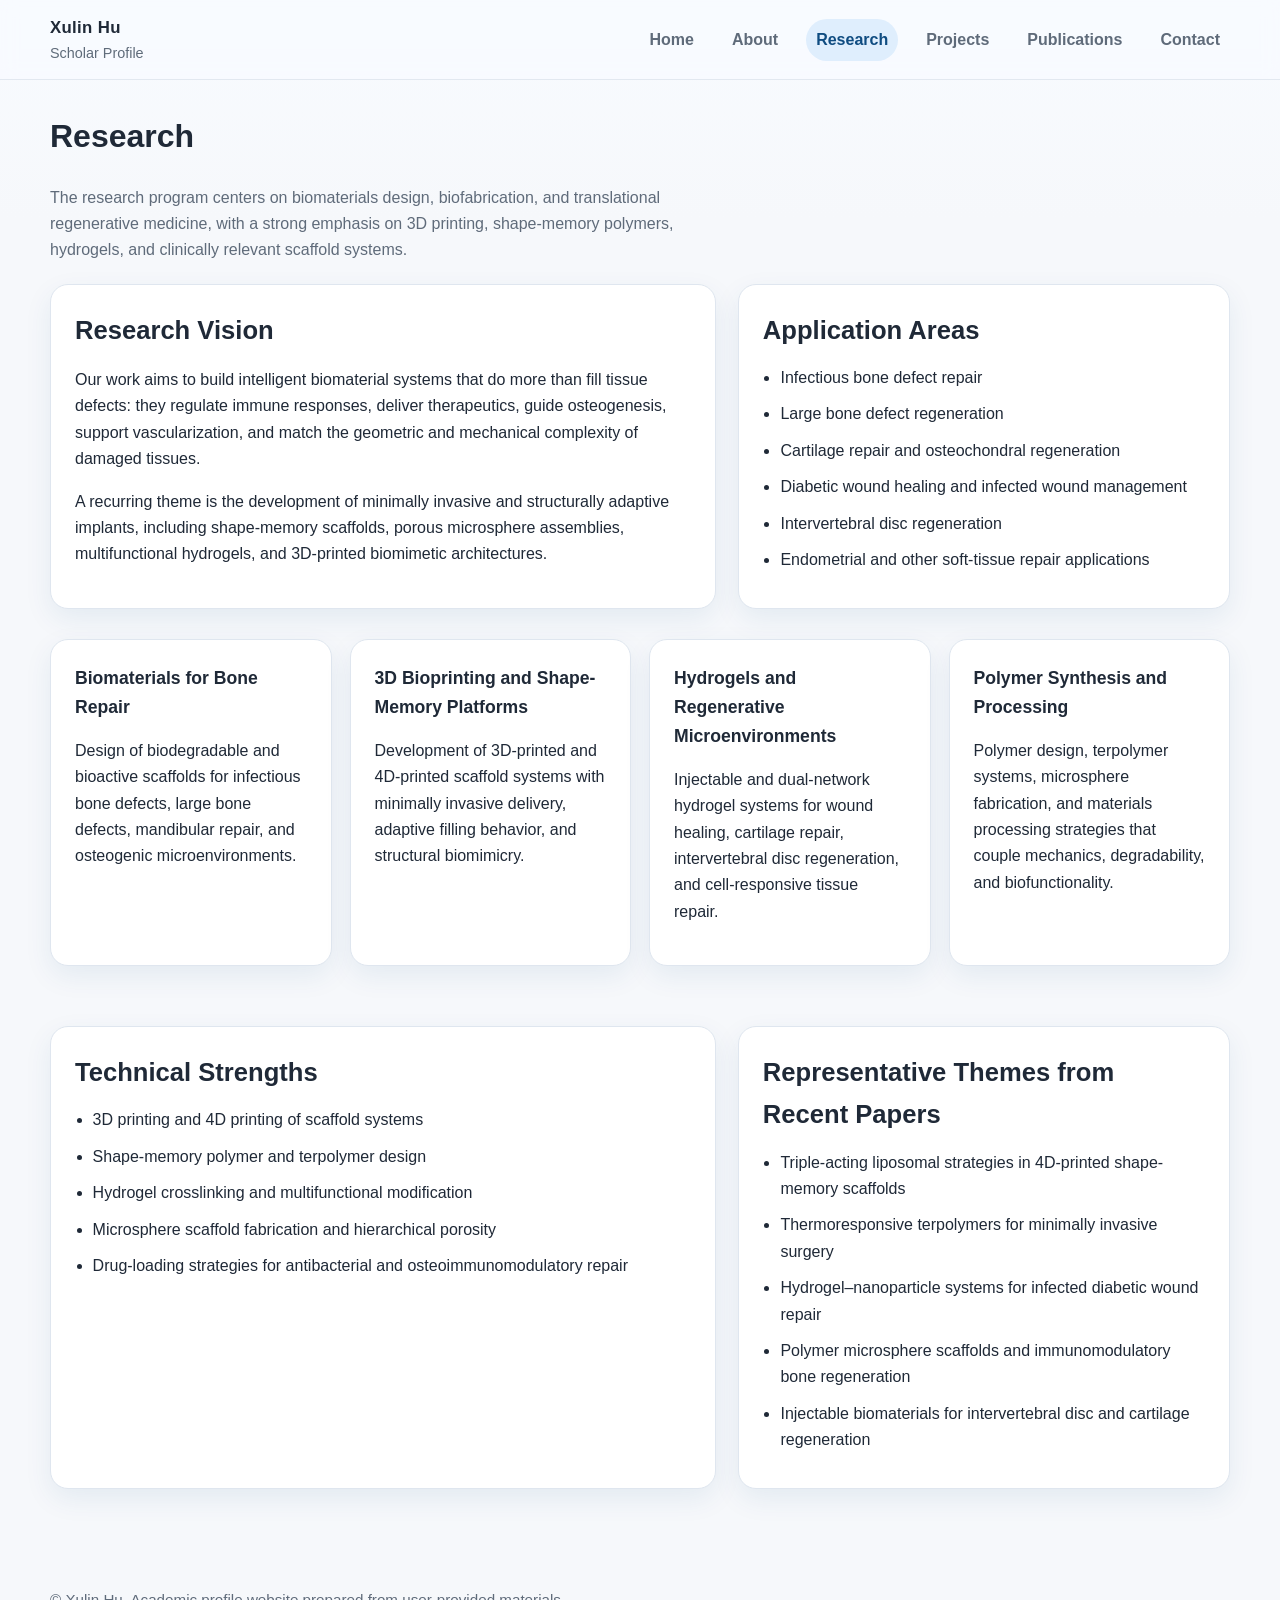
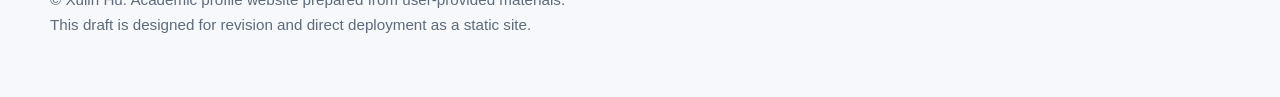
<file: research.html>
<!DOCTYPE html>
<html lang="en">
<head>
  <meta charset="UTF-8" />
  <meta name="viewport" content="width=device-width, initial-scale=1.0" />
  <title>Xulin Hu | Research</title>
  <link rel="stylesheet" href="styles.css" />
</head>
<body>

<header class="site-header">
  <div class="container header-inner">
    <div class="brand">
      <a href="index.html">
        <div class="name">Xulin Hu</div>
        <div class="sub">Scholar Profile</div>
      </a>
    </div>
    <nav class="nav" aria-label="Primary">
      <a href="index.html" class="">Home</a>
<a href="about.html" class="">About</a>
<a href="research.html" class="active">Research</a>
<a href="projects.html" class="">Projects</a>
<a href="publications.html" class="">Publications</a>
<a href="contact.html" class="">Contact</a>
    </nav>
  </div>
</header>

<main class="section">
  <div class="container">
    <h1 style="margin-top:0;">Research</h1>
    <p class="section-intro">
      The research program centers on biomaterials design, biofabrication, and translational regenerative medicine, with a strong emphasis on
      3D printing, shape-memory polymers, hydrogels, and clinically relevant scaffold systems.
    </p>
    <div class="grid-2">
      <div class="card panel">
        <h3>Research Vision</h3>
        <p>
          Our work aims to build intelligent biomaterial systems that do more than fill tissue defects: they regulate immune responses,
          deliver therapeutics, guide osteogenesis, support vascularization, and match the geometric and mechanical complexity of damaged tissues.
        </p>
        <p>
          A recurring theme is the development of minimally invasive and structurally adaptive implants, including shape-memory scaffolds,
          porous microsphere assemblies, multifunctional hydrogels, and 3D-printed biomimetic architectures.
        </p>
      </div>
      <div class="card panel">
        <h3>Application Areas</h3>
        <ul class="list-clean">
          <li>Infectious bone defect repair</li>
          <li>Large bone defect regeneration</li>
          <li>Cartilage repair and osteochondral regeneration</li>
          <li>Diabetic wound healing and infected wound management</li>
          <li>Intervertebral disc regeneration</li>
          <li>Endometrial and other soft-tissue repair applications</li>
        </ul>
      </div>
    </div>

    <div class="section">
      <div class="grid-4">
        
<article class="card panel">
  <h4>Biomaterials for Bone Repair</h4>
  <p>Design of biodegradable and bioactive scaffolds for infectious bone defects, large bone defects, mandibular repair, and osteogenic microenvironments.</p>
</article>

<article class="card panel">
  <h4>3D Bioprinting and Shape-Memory Platforms</h4>
  <p>Development of 3D-printed and 4D-printed scaffold systems with minimally invasive delivery, adaptive filling behavior, and structural biomimicry.</p>
</article>

<article class="card panel">
  <h4>Hydrogels and Regenerative Microenvironments</h4>
  <p>Injectable and dual-network hydrogel systems for wound healing, cartilage repair, intervertebral disc regeneration, and cell-responsive tissue repair.</p>
</article>

<article class="card panel">
  <h4>Polymer Synthesis and Processing</h4>
  <p>Polymer design, terpolymer systems, microsphere fabrication, and materials processing strategies that couple mechanics, degradability, and biofunctionality.</p>
</article>

      </div>
    </div>

    <div class="section">
      <div class="grid-2">
        <div class="card panel">
          <h3>Technical Strengths</h3>
          <ul class="list-clean">
            <li>3D printing and 4D printing of scaffold systems</li>
            <li>Shape-memory polymer and terpolymer design</li>
            <li>Hydrogel crosslinking and multifunctional modification</li>
            <li>Microsphere scaffold fabrication and hierarchical porosity</li>
            <li>Drug-loading strategies for antibacterial and osteoimmunomodulatory repair</li>
          </ul>
        </div>
        <div class="card panel">
          <h3>Representative Themes from Recent Papers</h3>
          <ul class="list-clean">
            <li>Triple-acting liposomal strategies in 4D-printed shape-memory scaffolds</li>
            <li>Thermoresponsive terpolymers for minimally invasive surgery</li>
            <li>Hydrogel–nanoparticle systems for infected diabetic wound repair</li>
            <li>Polymer microsphere scaffolds and immunomodulatory bone regeneration</li>
            <li>Injectable biomaterials for intervertebral disc and cartilage regeneration</li>
          </ul>
        </div>
      </div>
    </div>
  </div>
</main>

<footer class="footer">
  <div class="container">
    <div>© Xulin Hu. Academic profile website prepared from user-provided materials.</div>
    <div>This draft is designed for revision and direct deployment as a static site.</div>
  </div>
</footer>

</body>
</html>
</file>
<file: styles.css>
:root{
  --bg:#f6f8fb;
  --surface:#ffffff;
  --text:#1f2937;
  --muted:#5f6b7a;
  --line:#dfe6ef;
  --primary:#0f4c81;
  --primary-2:#1b6aa9;
  --accent:#dfeefd;
  --shadow:0 10px 28px rgba(15,76,129,.08);
  --radius:18px;
  --radius-sm:12px;
  --max:1180px;
}
*{box-sizing:border-box}
html{scroll-behavior:smooth}
body{
  margin:0;
  font-family:-apple-system,BlinkMacSystemFont,"Segoe UI",Roboto,Arial,sans-serif;
  color:var(--text);
  background:linear-gradient(180deg,#f8fbff 0%, var(--bg) 220px);
  line-height:1.65;
}
a{color:var(--primary-2);text-decoration:none}
a:hover{text-decoration:underline}
img{max-width:100%;display:block}
.container{width:min(var(--max),calc(100% - 40px));margin:0 auto}
.site-header{
  position:sticky;top:0;z-index:20;
  backdrop-filter:saturate(180%) blur(8px);
  background:rgba(248,251,255,.82);
  border-bottom:1px solid rgba(223,230,239,.9);
}
.header-inner{display:flex;align-items:center;justify-content:space-between;gap:24px;padding:14px 0}
.brand a{color:var(--text);text-decoration:none}
.brand .name{font-size:1.05rem;font-weight:800;letter-spacing:.02em}
.brand .sub{font-size:.9rem;color:var(--muted)}
.nav{display:flex;gap:18px;flex-wrap:wrap;justify-content:flex-end}
.nav a{padding:8px 10px;border-radius:999px;color:var(--muted);font-weight:600}
.nav a.active,.nav a:hover{background:var(--accent);color:var(--primary)}
.hero{padding:54px 0 18px}
.hero-grid{display:grid;grid-template-columns:300px 1fr;gap:34px;align-items:center}
.card{
  background:var(--surface);border:1px solid var(--line);border-radius:var(--radius);box-shadow:var(--shadow)
}
.photo-card{padding:16px}
.photo-card img{border-radius:14px;aspect-ratio:3/4;object-fit:cover;width:100%}
.hero-copy .eyebrow{display:inline-block;padding:7px 12px;border-radius:999px;background:var(--accent);color:var(--primary);font-weight:700;font-size:.9rem}
.hero-copy h1{font-size:clamp(2rem,4.6vw,3.65rem);line-height:1.08;margin:.65rem 0 .45rem}
.hero-copy h2{font-size:1.18rem;color:var(--muted);font-weight:600;margin:0 0 1rem}
.lead{font-size:1.04rem;color:#334155;max-width:68ch}
.meta-list{display:flex;flex-wrap:wrap;gap:10px;margin-top:18px}
.meta-pill{padding:9px 12px;border-radius:999px;background:var(--surface);border:1px solid var(--line);font-size:.94rem}
.stats{display:grid;grid-template-columns:repeat(4,1fr);gap:16px;margin:26px 0 0}
.stat{padding:20px}
.stat-num{font-size:1.9rem;font-weight:800;color:var(--primary)}
.stat-label{color:var(--muted);font-size:.95rem}
.section{padding:30px 0}
.section h3{font-size:1.6rem;margin:0 0 14px}
.section-intro{color:var(--muted);max-width:75ch;margin:0 0 20px}
.grid-2{display:grid;grid-template-columns:1.15fr .85fr;gap:22px}
.grid-3{display:grid;grid-template-columns:repeat(3,1fr);gap:18px}
.grid-4{display:grid;grid-template-columns:repeat(4,1fr);gap:18px}
.panel{padding:24px}
.panel h4{margin:0 0 10px;font-size:1.1rem}
.kv{display:grid;grid-template-columns:180px 1fr;gap:10px 16px}
.kv div{padding:10px 0;border-bottom:1px solid var(--line)}
.kv .k{font-weight:700;color:#334155}
.list-clean{margin:0;padding-left:1.1rem}
.list-clean li{margin:0 0 10px}
.pub-list{margin:0;padding-left:1.25rem}
.pub-list li{margin:0 0 12px}
.pub-list .index{color:var(--muted);font-weight:700}
.year-block{margin-top:22px}
.year-title{position:sticky;top:74px;background:var(--bg);padding:8px 0 6px;margin:0 0 8px;color:var(--primary);font-size:1.4rem}
.project-card{padding:22px}
.project-meta{display:flex;gap:10px;flex-wrap:wrap;margin-bottom:12px}
.badge{display:inline-block;padding:7px 10px;border-radius:999px;background:var(--accent);color:var(--primary);font-weight:700;font-size:.84rem}
.muted{color:var(--muted)}
.footer{padding:38px 0 60px;color:var(--muted);font-size:.95rem}
.cta{display:flex;gap:12px;flex-wrap:wrap;margin-top:18px}
.btn{display:inline-flex;align-items:center;justify-content:center;padding:11px 16px;border-radius:999px;font-weight:700;border:1px solid var(--line);background:var(--surface);color:var(--text);text-decoration:none}
.btn.primary{background:var(--primary);color:#fff;border-color:var(--primary)}
.notice{font-size:.92rem;color:var(--muted);background:#f9fbfd;border:1px dashed var(--line);padding:12px 14px;border-radius:12px}
@media (max-width: 960px){
  .hero-grid,.grid-2,.grid-3,.grid-4{grid-template-columns:1fr}
  .stats{grid-template-columns:repeat(2,1fr)}
  .kv{grid-template-columns:1fr}
}
@media (max-width: 640px){
  .container{width:min(var(--max),calc(100% - 24px))}
  .header-inner{align-items:flex-start;flex-direction:column}
  .nav{justify-content:flex-start}
  .hero{padding-top:24px}
  .stats{grid-template-columns:1fr}
}
</file>
